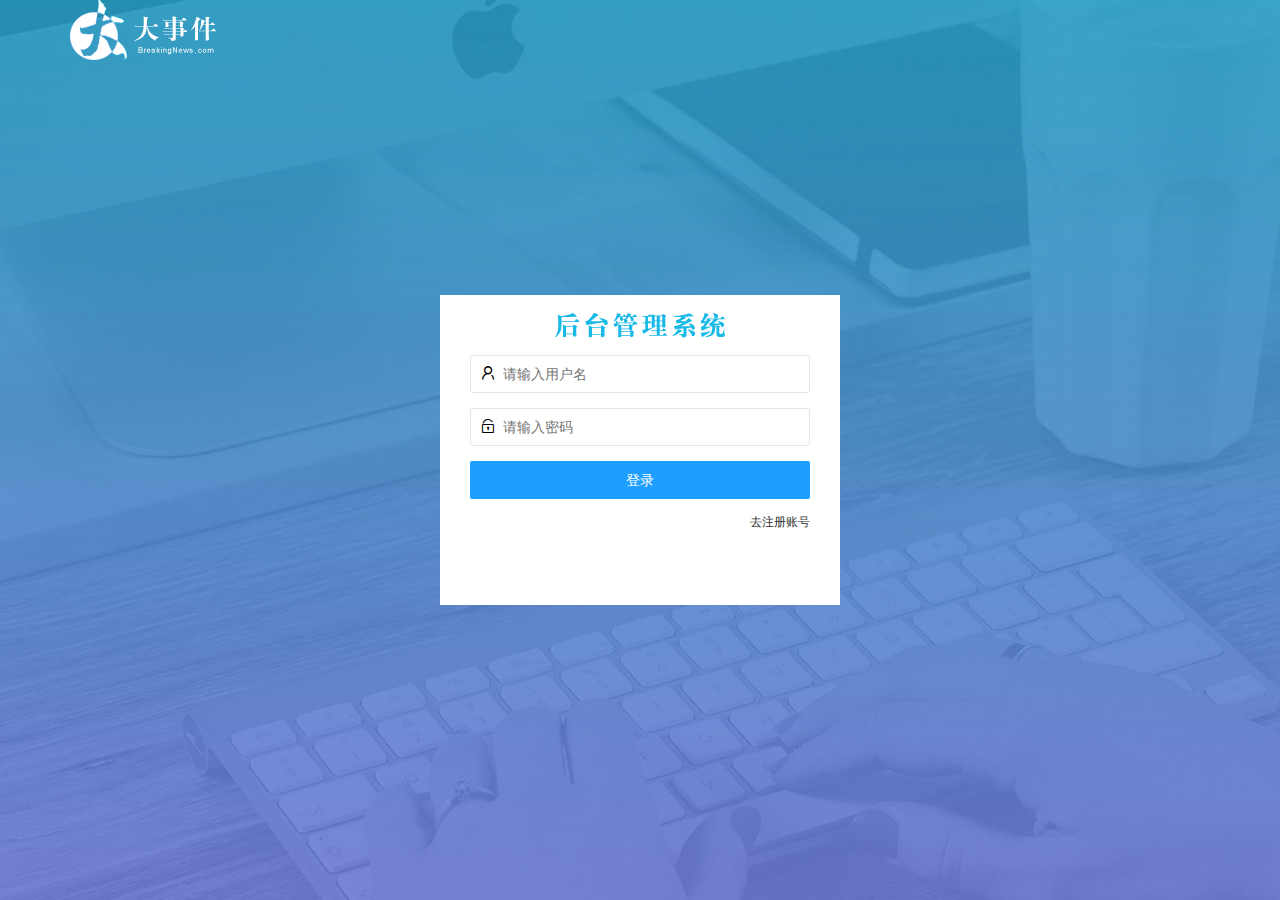
<file: login.html>
<!DOCTYPE html>
<html lang="en">

<head>
    <meta charset="UTF-8">
    <meta http-equiv="X-UA-Compatible" content="IE=edge">
    <meta name="viewport" content="width=device-width, initial-scale=1.0">
    <title>大事件-登录注册</title>
    <!-- 导入Layui样式 -->
    <link rel="stylesheet" href="./assets/lib/layui/css/layui.css">
    <link rel="stylesheet" href="./assets/css/login.css">

</head>

<body>
    <!-- 头部的logo -->
    <div class="layui-main">
        <img src="./assets/images/logo.png" alt="">
    </div>

    <!-- 登录注册区域 -->
    <div class="loginAndRegBox">
        <div class="title-box"></div>
        <!-- 登录的div -->
        <div class="login-box">
            <!-- 登录的表单 -->
            <form class="layui-form" id="form_login">
                <!-- 用户名 -->
                <div class="layui-form-item">
                    <i class="layui-icon layui-icon-username"></i>
                    <input type="text" name="username" required lay-verify="required" placeholder="请输入用户名" autocomplete="off" class="layui-input">
                </div>
                <!-- 密码 -->
                <div class="layui-form-item">
                    <i class="layui-icon layui-icon-password"></i>
                    <input type="password" name="password" required lay-verify="required|pwd" placeholder="请输入密码" autocomplete="off" class="layui-input">
                </div>
                <!-- 登录按钮 -->
                <div class="layui-form-item">
                    <!-- 表单提交按钮和普通按钮的区别，就是lay-submit属性 -->
                    <button class="layui-btn layui-btn-fluid layui-btn-normal" lay-submit>登录</button>
                </div>
                <div class="layui-form-item links">
                    <a href="javascript:;" id="link_reg">去注册账号</a>
                </div>
            </form>

        </div>
        <!-- 注册的div -->
        <div class="reg-box">
            <!-- 注册的表单 -->
            <form class="layui-form" id="form_reg">
                <!-- 用户名 -->
                <div class="layui-form-item">
                    <i class="layui-icon layui-icon-username"></i>
                    <input type="text" name="username" required lay-verify="required" placeholder="请输入用户名" autocomplete="off" class="layui-input">
                </div>
                <!-- 密码 -->
                <div class="layui-form-item">
                    <i class="layui-icon layui-icon-password"></i>
                    <input type="password" name="password" required lay-verify="required|pwd" placeholder="请输入密码" autocomplete="off" class="layui-input">
                </div>
                <!-- 密码确认框 -->
                <div class="layui-form-item">
                    <i class="layui-icon layui-icon-password"></i>
                    <input type="password" name="repassword" required lay-verify="required|pwd|rewpd" placeholder="再次确认密码" autocomplete="off" class="layui-input">
                </div>
                <!-- 注册按钮 -->
                <div class="layui-form-item">
                    <!-- 表单提交按钮和普通按钮的区别，就是lay-submit属性 -->
                    <button class="layui-btn layui-btn-fluid layui-btn-normal" lay-submit>注册</button>
                </div>
                <div class="layui-form-item links">
                    <a href="javascript:;" id="link_login">去登录</a>
                </div>
            </form>
        </div>
    </div>
    <!-- 导入Layui的JS文件 -->
    <script src="./assets/lib/layui/layui.all.js"></script>
    <!-- 导入JQuery -->
    <script src="./assets/lib/jquery.js"></script>
    <!-- 导入自己封装的baseAPI.js -->
    <script src="/assets/js/baseAPI.js"></script>
    <!-- 导入自己的js脚本 -->
    <script src="./assets/js/login.js"></script>
</body>

</html>
</file>
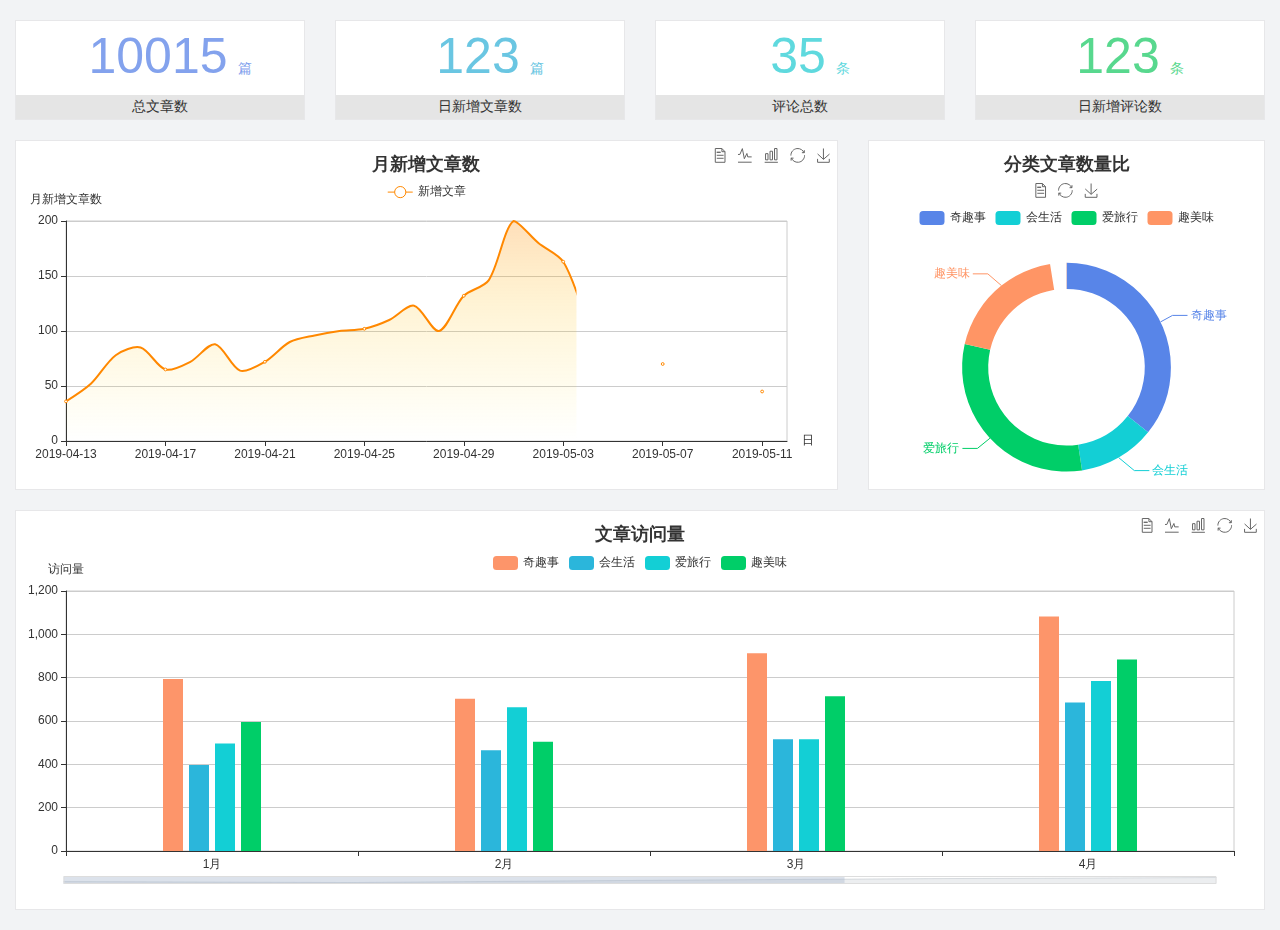
<file: home/dashboard.html>
<!DOCTYPE html>
<html lang="en">

<head>
  <meta charset="UTF-8">
  <meta name="viewport" content="width=device-width, initial-scale=1.0">
  <meta http-equiv="X-UA-Compatible" content="ie=edge">
  <title>图表统计</title>
  <link rel="stylesheet" href="../../assets/lib/bootstrap.css" />
  <link rel="stylesheet" href="../../assets/lib/main.css" />
  <script src="../../assets/lib/jquery.js"></script>
  <script type="text/javascript" src="../../assets/lib/echarts.min.js"></script>
</head>

<body>
  <div class="container-fluid">
    <div class="row spannel_list">
      <div class="col-sm-3 col-xs-6">
        <div class="spannel">
          <em>10015</em><span>篇</span>
          <b>总文章数</b>
        </div>
      </div>
      <div class="col-sm-3 col-xs-6">
        <div class="spannel scolor01">
          <em>123</em><span>篇</span>
          <b>日新增文章数</b>
        </div>
      </div>
      <div class="col-sm-3 col-xs-6">
        <div class="spannel scolor02">
          <em>35</em><span>条</span>
          <b>评论总数</b>
        </div>
      </div>
      <div class="col-sm-3 col-xs-6">
        <div class="spannel scolor03">
          <em>123</em><span>条</span>
          <b>日新增评论数</b>
        </div>
      </div>
    </div>
  </div>

  <div class="container-fluid">
    <div class="row curve-pie">
      <div class="col-lg-8 col-md-8">
        <div class="gragh_pannel" id="curve_show"></div>
      </div>
      <div class="col-lg-4 col-md-4">
        <div class="gragh_pannel" id="pie_show"></div>
      </div>
    </div>
  </div>

  <div class="container-fluid">
    <div class="column_pannel" id="column_show"></div>
  </div>

  <script>
    var oChart = echarts.init(document.getElementById('curve_show'));
    var aList_all = [
      { 'count': 36, 'date': '2019-04-13' },
      { 'count': 52, 'date': '2019-04-14' },
      { 'count': 78, 'date': '2019-04-15' },
      { 'count': 85, 'date': '2019-04-16' },
      { 'count': 65, 'date': '2019-04-17' },
      { 'count': 72, 'date': '2019-04-18' },
      { 'count': 88, 'date': '2019-04-19' },
      { 'count': 64, 'date': '2019-04-20' },
      { 'count': 72, 'date': '2019-04-21' },
      { 'count': 90, 'date': '2019-04-22' },
      { 'count': 96, 'date': '2019-04-23' },
      { 'count': 100, 'date': '2019-04-24' },
      { 'count': 102, 'date': '2019-04-25' },
      { 'count': 110, 'date': '2019-04-26' },
      { 'count': 123, 'date': '2019-04-27' },
      { 'count': 100, 'date': '2019-04-28' },
      { 'count': 132, 'date': '2019-04-29' },
      { 'count': 146, 'date': '2019-04-30' },
      { 'count': 200, 'date': '2019-05-01' },
      { 'count': 180, 'date': '2019-05-02' },
      { 'count': 163, 'date': '2019-05-03' },
      { 'count': 110, 'date': '2019-05-04' },
      { 'count': 80, 'date': '2019-05-05' },
      { 'count': 82, 'date': '2019-05-06' },
      { 'count': 70, 'date': '2019-05-07' },
      { 'count': 65, 'date': '2019-05-08' },
      { 'count': 54, 'date': '2019-05-09' },
      { 'count': 40, 'date': '2019-05-10' },
      { 'count': 45, 'date': '2019-05-11' },
      { 'count': 38, 'date': '2019-05-12' },
    ];

    let aCount = [];
    let aDate = [];

    for (var i = 0; i < aList_all.length; i++) {
      aCount.push(aList_all[i].count);
      aDate.push(aList_all[i].date);
    }

    var chartopt = {
      title: {
        text: '月新增文章数',
        left: 'center',
        top: '10'
      },
      tooltip: {
        trigger: 'axis'
      },
      legend: {
        data: ['新增文章'],
        top: '40'
      },
      toolbox: {
        show: true,
        feature: {
          mark: { show: true },
          dataView: { show: true, readOnly: false },
          magicType: { show: true, type: ['line', 'bar'] },
          restore: { show: true },
          saveAsImage: { show: true }
        }
      },
      calculable: true,
      xAxis: [
        {
          name: '日',
          type: 'category',
          boundaryGap: false,
          data: aDate
        }
      ],
      yAxis: [
        {
          name: '月新增文章数',
          type: 'value'
        }
      ],
      series: [
        {
          name: '新增文章',
          type: 'line',
          smooth: true,
          itemStyle: { normal: { areaStyle: { type: 'default' }, color: '#f80' }, lineStyle: { color: '#f80' } },
          data: aCount
        }],
      areaStyle: {
        normal: {
          color: new echarts.graphic.LinearGradient(0, 0, 0, 1, [{
            offset: 0,
            color: 'rgba(255,136,0,0.39)'
          }, {
            offset: .34,
            color: 'rgba(255,180,0,0.25)'
          }, {
            offset: 1,
            color: 'rgba(255,222,0,0.00)'
          }])

        }
      },
      grid: {
        show: true,
        x: 50,
        x2: 50,
        y: 80,
        height: 220
      }
    };

    oChart.setOption(chartopt);


    var oPie = echarts.init(document.getElementById('pie_show'));
    var oPieopt =
    {
      title: {
        top: 10,
        text: '分类文章数量比',
        x: 'center'
      },
      tooltip: {
        trigger: 'item',
        formatter: "{a} <br/>{b} : {c} ({d}%)"
      },
      color: ['#5885e8', '#13cfd5', '#00ce68', '#ff9565'],
      legend: {
        x: 'center',
        top: 65,
        data: ['奇趣事', '会生活', '爱旅行', '趣美味']
      },
      toolbox: {
        show: true,
        x: 'center',
        top: 35,
        feature: {
          mark: { show: true },
          dataView: { show: true, readOnly: false },
          magicType: {
            show: true,
            type: ['pie', 'funnel'],
            option: {
              funnel: {
                x: '25%',
                width: '50%',
                funnelAlign: 'left',
                max: 1548
              }
            }
          },
          restore: { show: true },
          saveAsImage: { show: true }
        }
      },
      calculable: true,
      series: [
        {
          name: '访问来源',
          type: 'pie',
          radius: ['45%', '60%'],
          center: ['50%', '65%'],
          data: [
            { value: 300, name: '奇趣事' },
            { value: 100, name: '会生活' },
            { value: 260, name: '爱旅行' },
            { value: 180, name: '趣美味' }
          ]
        }
      ]
    };
    oPie.setOption(oPieopt);



    var oColumn = this.echarts.init(document.getElementById('column_show'));
    var oColumnopt =
    {
      title: {
        text: '文章访问量',
        left: 'center',
        top: '10'
      },
      tooltip: {
        trigger: 'axis'
      },
      legend: {
        data: ['奇趣事', '会生活', '爱旅行', '趣美味'],
        top: '40'
      },
      toolbox: {
        show: true,
        feature: {
          mark: { show: true },
          dataView: { show: true, readOnly: false },
          magicType: { show: true, type: ['line', 'bar'] },
          restore: { show: true },
          saveAsImage: { show: true }
        }
      },
      calculable: true,
      xAxis: [
        {
          type: 'category',
          data: ['1月', '2月', '3月', '4月', '5月']
        }
      ],
      yAxis: [
        {
          name: '访问量',
          type: 'value'
        }
      ],
      series: [
        {
          name: '奇趣事',
          type: 'bar',
          barWidth: 20,
          itemStyle: {
            normal: { areaStyle: { type: 'default' }, color: '#fd956a' }
          },
          data: [800, 708, 920, 1090, 1200]
        },
        {
          name: '会生活',
          type: 'bar',
          barWidth: 20,
          itemStyle: {
            normal: { areaStyle: { type: 'default' }, color: '#2bb6db' }
          },
          data: [400, 468, 520, 690, 800]
        },
        {
          name: '爱旅行',
          type: 'bar',
          barWidth: 20,
          itemStyle: {
            normal: { areaStyle: { type: 'default' }, color: '#13cfd5' }
          },
          data: [500, 668, 520, 790, 900]
        },
        {
          name: '趣美味',
          type: 'bar',
          barWidth: 20,
          itemStyle: {
            normal: { areaStyle: { type: 'default' }, color: '#00ce68' }
          },
          data: [600, 508, 720, 890, 1000]
        }
      ],
      grid: {
        show: true,
        x: 50,
        x2: 30,
        y: 80,
        height: 260
      },
      dataZoom: [//给x轴设置滚动条
        {
          start: 0,//默认为0
          end: 100 - 1000 / 31,//默认为100
          type: 'slider',
          show: true,
          xAxisIndex: [0],
          handleSize: 0,//滑动条的 左右2个滑动条的大小
          height: 8,//组件高度
          left: 45, //左边的距离
          right: 50,//右边的距离
          bottom: 26,//右边的距离
          handleColor: '#ddd',//h滑动图标的颜色
          handleStyle: {
            borderColor: "#cacaca",
            borderWidth: "1",
            shadowBlur: 2,
            background: "#ddd",
            shadowColor: "#ddd",
          }
        }]
    };
    oColumn.setOption(oColumnopt);
  </script>
</body>

</html>
</file>
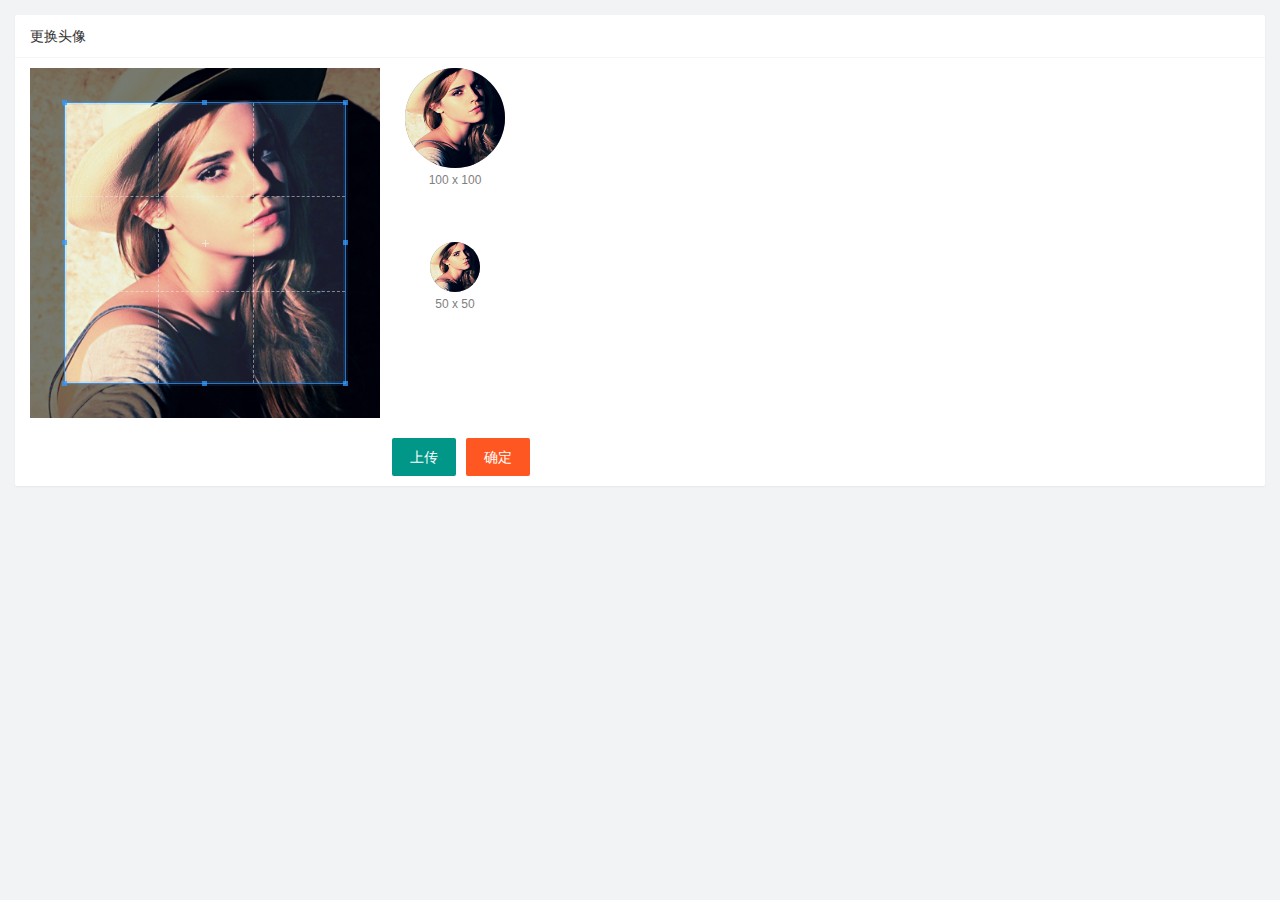
<file: user/user_avatar.html>
<!DOCTYPE html>
<html lang="en">

<head>
    <meta charset="UTF-8">
    <meta http-equiv="X-UA-Compatible" content="IE=edge">
    <meta name="viewport" content="width=device-width, initial-scale=1.0">
    <title>Document</title>
    <link rel="stylesheet" href="/assets/lib/layui/css/layui.css">
    <link rel="stylesheet" href="/assets/lib/cropper/cropper.css">
    <link rel="stylesheet" href="/assets/css/user/user_avatar.css">

</head>

<body>
    <!-- 卡片区域 -->
    <div class="layui-card">
        <div class="layui-card-header">更换头像</div>
        <div class="layui-card-body">
            <!-- 第一行的图片裁剪和预览区域 -->
            <div class="row1">
                <!-- 图片裁剪区域 -->
                <div class="cropper-box">
                    <!-- 这个 img 标签很重要，将来会把它初始化为裁剪区域 -->
                    <img id="image" src="/assets/images/sample.jpg" />
                </div>
                <!-- 图片的预览区域 -->
                <div class="preview-box">
                    <div>
                        <!-- 宽高为 100px 的预览区域 -->
                        <div class="img-preview w100"></div>
                        <p class="size">100 x 100</p>
                    </div>
                    <div>
                        <!-- 宽高为 50px 的预览区域 -->
                        <div class="img-preview w50"></div>
                        <p class="size">50 x 50</p>
                    </div>
                </div>
            </div>

            <!-- 第二行的按钮区域 -->
            <div class="row2">
                <!-- 通过accept指定用户选择什么类型的文件 -->
                <input type="file" id="file" accept="image/png,image/jpeg">
                <button type="button" class="layui-btn" id="btnChooseImage">上传</button>
                <button type="button" class="layui-btn layui-btn-danger" id="btnUpload">确定</button>
            </div>
        </div>
    </div>
    <script src="/assets/lib/layui/layui.all.js"></script>
    <script src="/assets/lib/jquery.js"></script>
    <script src="/assets/lib/cropper/Cropper.js"></script>
    <script src="/assets/lib/cropper/jquery-cropper.js"></script>
    <script src="/assets/js/baseAPI.js"></script>
    <script src="/assets/js/user/user_avatar.js"></script>
</body>

</html>
</file>
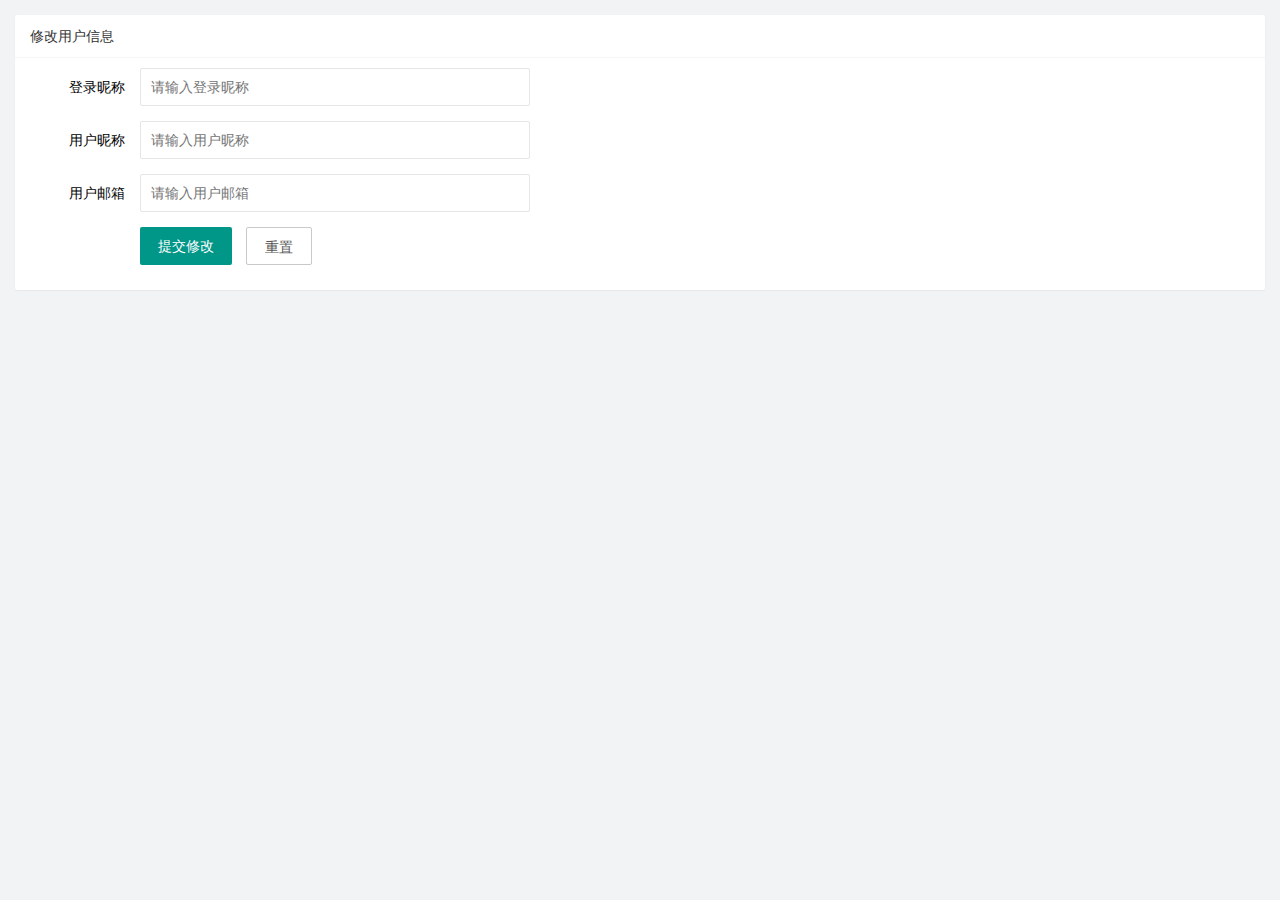
<file: user/user_info.html>
<!DOCTYPE html>
<html lang="en">

<head>
    <meta charset="UTF-8">
    <meta http-equiv="X-UA-Compatible" content="IE=edge">
    <meta name="viewport" content="width=device-width, initial-scale=1.0">
    <title>Document</title>
    <!-- 导入layui的css样式 -->
    <link rel="stylesheet" href="/assets/lib/layui/css/layui.css">
    <link rel="stylesheet" href="/assets/css/user/user_info.css">
</head>

<body>
    <!-- 卡片区 -->
    <div class="layui-card">
        <div class="layui-card-header">修改用户信息</div>
        <div class="layui-card-body">
            <!-- form表单区 -->
            <form class="layui-form" lay-filter="formUserInfo">
                <!-- 这是隐藏域 -->
                <input type="hidden" name="id" value="">
                <div class="layui-form-item">
                    <label class="layui-form-label">登录昵称</label>
                    <div class="layui-input-block">
                        <input type="text" name="username" required lay-verify="required" placeholder="请输入登录昵称" autocomplete="off" class="layui-input" readonly>
                    </div>
                </div>
                <div class="layui-form-item">
                    <label class="layui-form-label">用户昵称</label>
                    <div class="layui-input-block">
                        <input type="text" name="nickname" required lay-verify="required|nickname" placeholder="请输入用户昵称" autocomplete="off" class="layui-input">
                    </div>
                </div>
                <div class="layui-form-item">
                    <label class="layui-form-label">用户邮箱</label>
                    <div class="layui-input-block">
                        <input type="text" name="email" required lay-verify="required|email" placeholder="请输入用户邮箱" autocomplete="off" class="layui-input">
                    </div>
                </div>
                <div class="layui-form-item">
                    <div class="layui-input-block">
                        <button class="layui-btn" lay-submit lay-filter="formDemo">提交修改</button>
                        <button type="reset" class="layui-btn layui-btn-primary" id="btnReset">重置</button>
                    </div>
                </div>
            </form>
        </div>
    </div>
    <!-- 导入layui的js -->
    <script src="/assets/lib/layui/layui.all.js"></script>
    <!-- 导入jQuery -->
    <script src="/assets/lib/jquery.js"></script>
    <!-- 导入baseAPI -->
    <script src="/assets/js/baseAPI.js"></script>
    <!-- 导入自己的js -->
    <script src="/assets/js/user/user_info.js"></script>
</body>

</html>
</file>
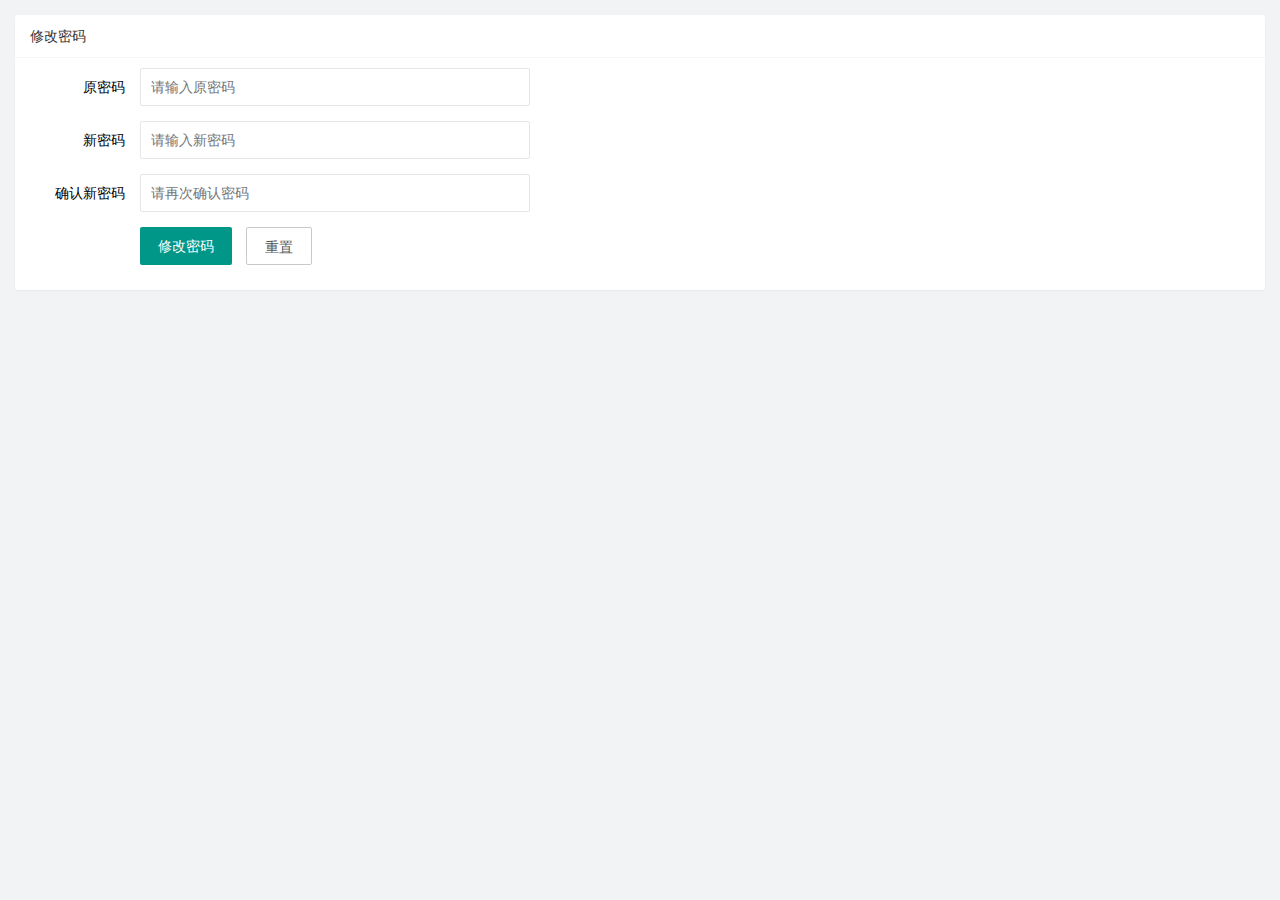
<file: user/user_pwd.html>
<!DOCTYPE html>
<html lang="en">

<head>
    <meta charset="UTF-8">
    <meta http-equiv="X-UA-Compatible" content="IE=edge">
    <meta name="viewport" content="width=device-width, initial-scale=1.0">
    <title>Document</title>
    <link rel="stylesheet" href="/assets/lib/layui/css/layui.css">
    <link rel="stylesheet" href="/assets/css/user/user_pwd.css">
</head>

<body>
    <!-- 卡片区域 -->
    <div class="layui-card">
        <div class="layui-card-header">修改密码</div>
        <div class="layui-card-body">
            <form class="layui-form">
                <div class="layui-form-item">
                    <label class="layui-form-label">原密码</label>
                    <div class="layui-input-block">
                        <input type="password" name="oldPwd" required lay-verify="required|pwd" placeholder="请输入原密码" autocomplete="off" class="layui-input">
                    </div>
                </div>
                <div class="layui-form-item">
                    <label class="layui-form-label">新密码</label>
                    <div class="layui-input-block">
                        <input type="password" name="newPwd" required lay-verify="required|pwd|samePwd" placeholder="请输入新密码" autocomplete="off" class="layui-input">
                    </div>
                </div>
                <div class="layui-form-item">
                    <label class="layui-form-label">确认新密码</label>
                    <div class="layui-input-block">
                        <input type="password" name="rePwd" required lay-verify="required|pwd|rePwd" placeholder="请再次确认密码" autocomplete="off" class="layui-input">
                    </div>
                </div>
                <div class="layui-form-item">
                    <div class="layui-input-block">
                        <button class="layui-btn" lay-submit lay-filter="formDemo">修改密码</button>
                        <button type="reset" class="layui-btn layui-btn-primary">重置</button>
                    </div>
                </div>
            </form>
        </div>
    </div>


    <!-- 导入layui的js文件 -->
    <script src="/assets/lib/layui/layui.all.js"></script>
    <!-- 导入JQuery -->
    <script src="/assets/lib/jquery.js"></script>
    <!-- 导入baseAPI -->
    <script src="/assets/js/baseAPI.js"></script>
    <script src="/assets/js/user/user_pwd.js"></script>
</body>

</html>
</file>
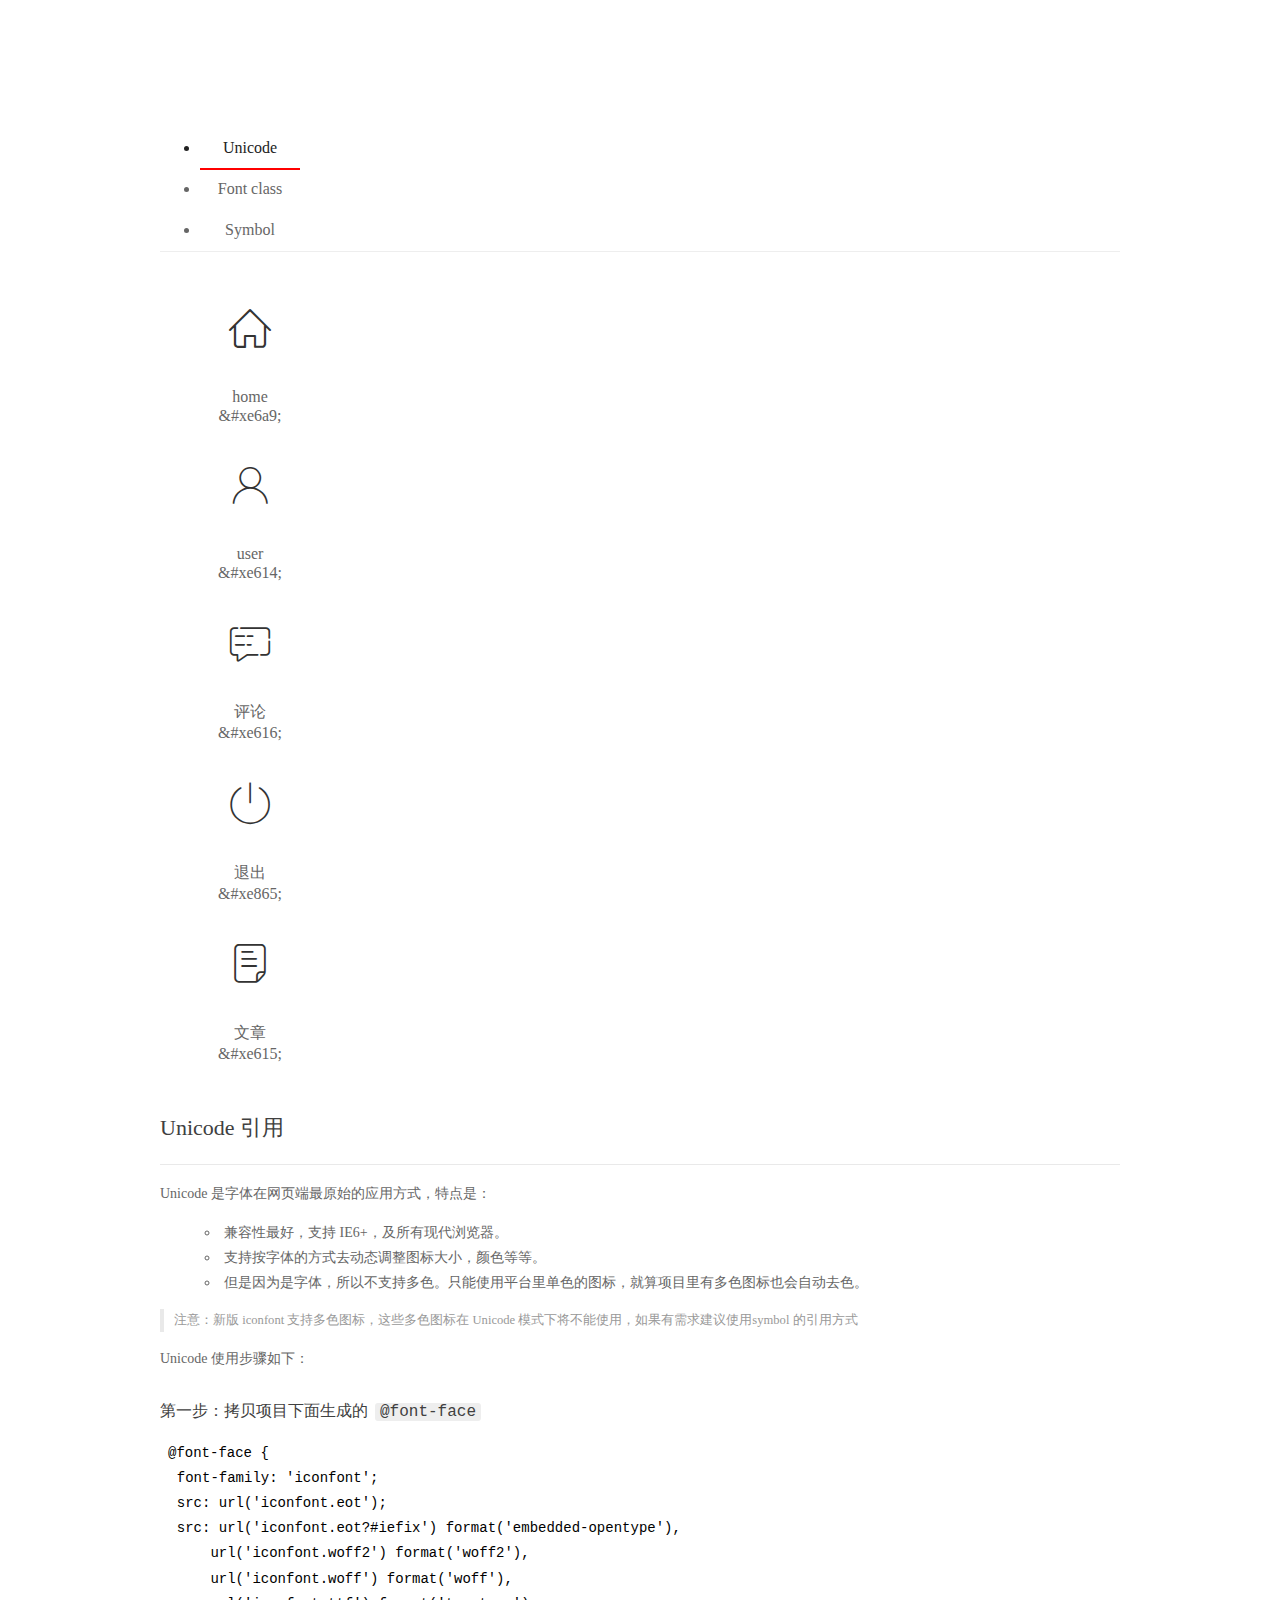
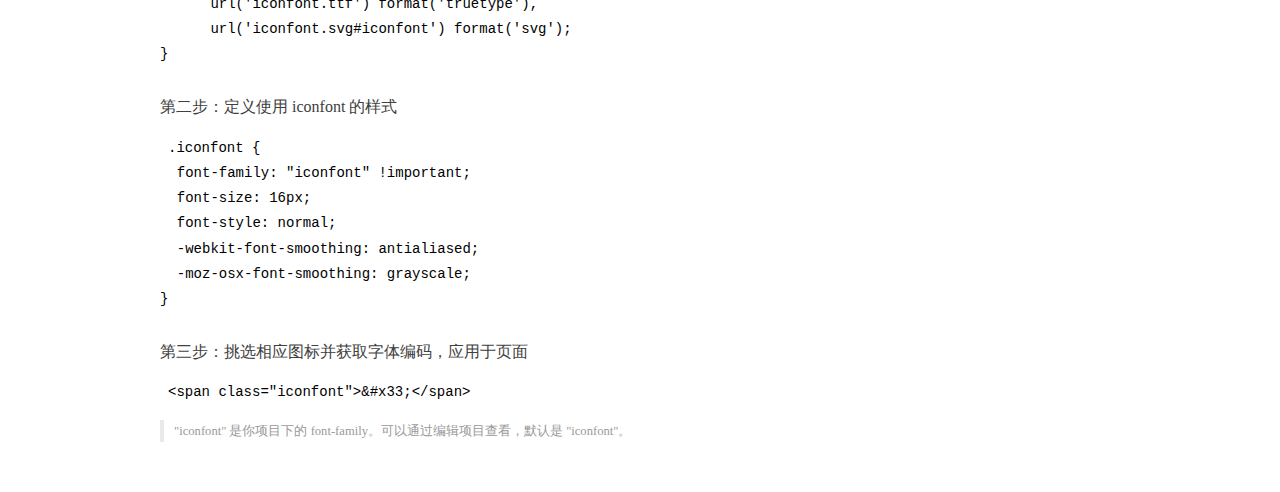
<file: assets/fonts/demo_index.html>
<!DOCTYPE html>
<html>
<head>
  <meta charset="utf-8"/>
  <title>IconFont Demo</title>
  <link rel="shortcut icon" href="https://gtms04.alicdn.com/tps/i4/TB1_oz6GVXXXXaFXpXXJDFnIXXX-64-64.ico" type="image/x-icon"/>
  <link rel="stylesheet" href="https://g.alicdn.com/thx/cube/1.3.2/cube.min.css">
  <link rel="stylesheet" href="demo.css">
  <link rel="stylesheet" href="iconfont.css">
  <script src="iconfont.js"></script>
  <!-- jQuery -->
  <script src="https://a1.alicdn.com/oss/uploads/2018/12/26/7bfddb60-08e8-11e9-9b04-53e73bb6408b.js"></script>
  <!-- 代码高亮 -->
  <script src="https://a1.alicdn.com/oss/uploads/2018/12/26/a3f714d0-08e6-11e9-8a15-ebf944d7534c.js"></script>
</head>
<body>
  <div class="main">
    <h1 class="logo"><a href="https://www.iconfont.cn/" title="iconfont 首页" target="_blank">&#xe86b;</a></h1>
    <div class="nav-tabs">
      <ul id="tabs" class="dib-box">
        <li class="dib active"><span>Unicode</span></li>
        <li class="dib"><span>Font class</span></li>
        <li class="dib"><span>Symbol</span></li>
      </ul>
      
    </div>
    <div class="tab-container">
      <div class="content unicode" style="display: block;">
          <ul class="icon_lists dib-box">
          
            <li class="dib">
              <span class="icon iconfont">&#xe6a9;</span>
                <div class="name">home</div>
                <div class="code-name">&amp;#xe6a9;</div>
              </li>
          
            <li class="dib">
              <span class="icon iconfont">&#xe614;</span>
                <div class="name">user</div>
                <div class="code-name">&amp;#xe614;</div>
              </li>
          
            <li class="dib">
              <span class="icon iconfont">&#xe616;</span>
                <div class="name">评论</div>
                <div class="code-name">&amp;#xe616;</div>
              </li>
          
            <li class="dib">
              <span class="icon iconfont">&#xe865;</span>
                <div class="name">退出</div>
                <div class="code-name">&amp;#xe865;</div>
              </li>
          
            <li class="dib">
              <span class="icon iconfont">&#xe615;</span>
                <div class="name">文章</div>
                <div class="code-name">&amp;#xe615;</div>
              </li>
          
          </ul>
          <div class="article markdown">
          <h2 id="unicode-">Unicode 引用</h2>
          <hr>

          <p>Unicode 是字体在网页端最原始的应用方式，特点是：</p>
          <ul>
            <li>兼容性最好，支持 IE6+，及所有现代浏览器。</li>
            <li>支持按字体的方式去动态调整图标大小，颜色等等。</li>
            <li>但是因为是字体，所以不支持多色。只能使用平台里单色的图标，就算项目里有多色图标也会自动去色。</li>
          </ul>
          <blockquote>
            <p>注意：新版 iconfont 支持多色图标，这些多色图标在 Unicode 模式下将不能使用，如果有需求建议使用symbol 的引用方式</p>
          </blockquote>
          <p>Unicode 使用步骤如下：</p>
          <h3 id="-font-face">第一步：拷贝项目下面生成的 <code>@font-face</code></h3>
<pre><code class="language-css"
>@font-face {
  font-family: 'iconfont';
  src: url('iconfont.eot');
  src: url('iconfont.eot?#iefix') format('embedded-opentype'),
      url('iconfont.woff2') format('woff2'),
      url('iconfont.woff') format('woff'),
      url('iconfont.ttf') format('truetype'),
      url('iconfont.svg#iconfont') format('svg');
}
</code></pre>
          <h3 id="-iconfont-">第二步：定义使用 iconfont 的样式</h3>
<pre><code class="language-css"
>.iconfont {
  font-family: "iconfont" !important;
  font-size: 16px;
  font-style: normal;
  -webkit-font-smoothing: antialiased;
  -moz-osx-font-smoothing: grayscale;
}
</code></pre>
          <h3 id="-">第三步：挑选相应图标并获取字体编码，应用于页面</h3>
<pre>
<code class="language-html"
>&lt;span class="iconfont"&gt;&amp;#x33;&lt;/span&gt;
</code></pre>
          <blockquote>
            <p>"iconfont" 是你项目下的 font-family。可以通过编辑项目查看，默认是 "iconfont"。</p>
          </blockquote>
          </div>
      </div>
      <div class="content font-class">
        <ul class="icon_lists dib-box">
          
          <li class="dib">
            <span class="icon iconfont icon-home"></span>
            <div class="name">
              home
            </div>
            <div class="code-name">.icon-home
            </div>
          </li>
          
          <li class="dib">
            <span class="icon iconfont icon-user"></span>
            <div class="name">
              user
            </div>
            <div class="code-name">.icon-user
            </div>
          </li>
          
          <li class="dib">
            <span class="icon iconfont icon-pinglun"></span>
            <div class="name">
              评论
            </div>
            <div class="code-name">.icon-pinglun
            </div>
          </li>
          
          <li class="dib">
            <span class="icon iconfont icon-tuichu"></span>
            <div class="name">
              退出
            </div>
            <div class="code-name">.icon-tuichu
            </div>
          </li>
          
          <li class="dib">
            <span class="icon iconfont icon-16"></span>
            <div class="name">
              文章
            </div>
            <div class="code-name">.icon-16
            </div>
          </li>
          
        </ul>
        <div class="article markdown">
        <h2 id="font-class-">font-class 引用</h2>
        <hr>

        <p>font-class 是 Unicode 使用方式的一种变种，主要是解决 Unicode 书写不直观，语意不明确的问题。</p>
        <p>与 Unicode 使用方式相比，具有如下特点：</p>
        <ul>
          <li>兼容性良好，支持 IE8+，及所有现代浏览器。</li>
          <li>相比于 Unicode 语意明确，书写更直观。可以很容易分辨这个 icon 是什么。</li>
          <li>因为使用 class 来定义图标，所以当要替换图标时，只需要修改 class 里面的 Unicode 引用。</li>
          <li>不过因为本质上还是使用的字体，所以多色图标还是不支持的。</li>
        </ul>
        <p>使用步骤如下：</p>
        <h3 id="-fontclass-">第一步：引入项目下面生成的 fontclass 代码：</h3>
<pre><code class="language-html">&lt;link rel="stylesheet" href="./iconfont.css"&gt;
</code></pre>
        <h3 id="-">第二步：挑选相应图标并获取类名，应用于页面：</h3>
<pre><code class="language-html">&lt;span class="iconfont icon-xxx"&gt;&lt;/span&gt;
</code></pre>
        <blockquote>
          <p>"
            iconfont" 是你项目下的 font-family。可以通过编辑项目查看，默认是 "iconfont"。</p>
        </blockquote>
      </div>
      </div>
      <div class="content symbol">
          <ul class="icon_lists dib-box">
          
            <li class="dib">
                <svg class="icon svg-icon" aria-hidden="true">
                  <use xlink:href="#icon-home"></use>
                </svg>
                <div class="name">home</div>
                <div class="code-name">#icon-home</div>
            </li>
          
            <li class="dib">
                <svg class="icon svg-icon" aria-hidden="true">
                  <use xlink:href="#icon-user"></use>
                </svg>
                <div class="name">user</div>
                <div class="code-name">#icon-user</div>
            </li>
          
            <li class="dib">
                <svg class="icon svg-icon" aria-hidden="true">
                  <use xlink:href="#icon-pinglun"></use>
                </svg>
                <div class="name">评论</div>
                <div class="code-name">#icon-pinglun</div>
            </li>
          
            <li class="dib">
                <svg class="icon svg-icon" aria-hidden="true">
                  <use xlink:href="#icon-tuichu"></use>
                </svg>
                <div class="name">退出</div>
                <div class="code-name">#icon-tuichu</div>
            </li>
          
            <li class="dib">
                <svg class="icon svg-icon" aria-hidden="true">
                  <use xlink:href="#icon-16"></use>
                </svg>
                <div class="name">文章</div>
                <div class="code-name">#icon-16</div>
            </li>
          
          </ul>
          <div class="article markdown">
          <h2 id="symbol-">Symbol 引用</h2>
          <hr>

          <p>这是一种全新的使用方式，应该说这才是未来的主流，也是平台目前推荐的用法。相关介绍可以参考这篇<a href="">文章</a>
            这种用法其实是做了一个 SVG 的集合，与另外两种相比具有如下特点：</p>
          <ul>
            <li>支持多色图标了，不再受单色限制。</li>
            <li>通过一些技巧，支持像字体那样，通过 <code>font-size</code>, <code>color</code> 来调整样式。</li>
            <li>兼容性较差，支持 IE9+，及现代浏览器。</li>
            <li>浏览器渲染 SVG 的性能一般，还不如 png。</li>
          </ul>
          <p>使用步骤如下：</p>
          <h3 id="-symbol-">第一步：引入项目下面生成的 symbol 代码：</h3>
<pre><code class="language-html">&lt;script src="./iconfont.js"&gt;&lt;/script&gt;
</code></pre>
          <h3 id="-css-">第二步：加入通用 CSS 代码（引入一次就行）：</h3>
<pre><code class="language-html">&lt;style&gt;
.icon {
  width: 1em;
  height: 1em;
  vertical-align: -0.15em;
  fill: currentColor;
  overflow: hidden;
}
&lt;/style&gt;
</code></pre>
          <h3 id="-">第三步：挑选相应图标并获取类名，应用于页面：</h3>
<pre><code class="language-html">&lt;svg class="icon" aria-hidden="true"&gt;
  &lt;use xlink:href="#icon-xxx"&gt;&lt;/use&gt;
&lt;/svg&gt;
</code></pre>
          </div>
      </div>

    </div>
  </div>
  <script>
  $(document).ready(function () {
      $('.tab-container .content:first').show()

      $('#tabs li').click(function (e) {
        var tabContent = $('.tab-container .content')
        var index = $(this).index()

        if ($(this).hasClass('active')) {
          return
        } else {
          $('#tabs li').removeClass('active')
          $(this).addClass('active')

          tabContent.hide().eq(index).fadeIn()
        }
      })
    })
  </script>
</body>
</html>
</file>
<file: assets/lib/layui/css/layui.css>
/** layui-v2.5.5 MIT License By https://www.layui.com */
 .layui-inline,img{display:inline-block;vertical-align:middle}h1,h2,h3,h4,h5,h6{font-weight:400}.layui-edge,.layui-header,.layui-inline,.layui-main{position:relative}.layui-body,.layui-edge,.layui-elip{overflow:hidden}.layui-btn,.layui-edge,.layui-inline,img{vertical-align:middle}.layui-btn,.layui-disabled,.layui-icon,.layui-unselect{-moz-user-select:none;-webkit-user-select:none;-ms-user-select:none}.layui-elip,.layui-form-checkbox span,.layui-form-pane .layui-form-label{text-overflow:ellipsis;white-space:nowrap}.layui-breadcrumb,.layui-tree-btnGroup{visibility:hidden}blockquote,body,button,dd,div,dl,dt,form,h1,h2,h3,h4,h5,h6,input,li,ol,p,pre,td,textarea,th,ul{margin:0;padding:0;-webkit-tap-highlight-color:rgba(0,0,0,0)}a:active,a:hover{outline:0}img{border:none}li{list-style:none}table{border-collapse:collapse;border-spacing:0}h4,h5,h6{font-size:100%}button,input,optgroup,option,select,textarea{font-family:inherit;font-size:inherit;font-style:inherit;font-weight:inherit;outline:0}pre{white-space:pre-wrap;white-space:-moz-pre-wrap;white-space:-pre-wrap;white-space:-o-pre-wrap;word-wrap:break-word}body{line-height:24px;font:14px Helvetica Neue,Helvetica,PingFang SC,Tahoma,Arial,sans-serif}hr{height:1px;margin:10px 0;border:0;clear:both}a{color:#333;text-decoration:none}a:hover{color:#777}a cite{font-style:normal;*cursor:pointer}.layui-border-box,.layui-border-box *{box-sizing:border-box}.layui-box,.layui-box *{box-sizing:content-box}.layui-clear{clear:both;*zoom:1}.layui-clear:after{content:'\20';clear:both;*zoom:1;display:block;height:0}.layui-inline{*display:inline;*zoom:1}.layui-edge{display:inline-block;width:0;height:0;border-width:6px;border-style:dashed;border-color:transparent}.layui-edge-top{top:-4px;border-bottom-color:#999;border-bottom-style:solid}.layui-edge-right{border-left-color:#999;border-left-style:solid}.layui-edge-bottom{top:2px;border-top-color:#999;border-top-style:solid}.layui-edge-left{border-right-color:#999;border-right-style:solid}.layui-disabled,.layui-disabled:hover{color:#d2d2d2!important;cursor:not-allowed!important}.layui-circle{border-radius:100%}.layui-show{display:block!important}.layui-hide{display:none!important}@font-face{font-family:layui-icon;src:url(../font/iconfont.eot?v=250);src:url(../font/iconfont.eot?v=250#iefix) format('embedded-opentype'),url(../font/iconfont.woff2?v=250) format('woff2'),url(../font/iconfont.woff?v=250) format('woff'),url(../font/iconfont.ttf?v=250) format('truetype'),url(../font/iconfont.svg?v=250#layui-icon) format('svg')}.layui-icon{font-family:layui-icon!important;font-size:16px;font-style:normal;-webkit-font-smoothing:antialiased;-moz-osx-font-smoothing:grayscale}.layui-icon-reply-fill:before{content:"\e611"}.layui-icon-set-fill:before{content:"\e614"}.layui-icon-menu-fill:before{content:"\e60f"}.layui-icon-search:before{content:"\e615"}.layui-icon-share:before{content:"\e641"}.layui-icon-set-sm:before{content:"\e620"}.layui-icon-engine:before{content:"\e628"}.layui-icon-close:before{content:"\1006"}.layui-icon-close-fill:before{content:"\1007"}.layui-icon-chart-screen:before{content:"\e629"}.layui-icon-star:before{content:"\e600"}.layui-icon-circle-dot:before{content:"\e617"}.layui-icon-chat:before{content:"\e606"}.layui-icon-release:before{content:"\e609"}.layui-icon-list:before{content:"\e60a"}.layui-icon-chart:before{content:"\e62c"}.layui-icon-ok-circle:before{content:"\1005"}.layui-icon-layim-theme:before{content:"\e61b"}.layui-icon-table:before{content:"\e62d"}.layui-icon-right:before{content:"\e602"}.layui-icon-left:before{content:"\e603"}.layui-icon-cart-simple:before{content:"\e698"}.layui-icon-face-cry:before{content:"\e69c"}.layui-icon-face-smile:before{content:"\e6af"}.layui-icon-survey:before{content:"\e6b2"}.layui-icon-tree:before{content:"\e62e"}.layui-icon-upload-circle:before{content:"\e62f"}.layui-icon-add-circle:before{content:"\e61f"}.layui-icon-download-circle:before{content:"\e601"}.layui-icon-templeate-1:before{content:"\e630"}.layui-icon-util:before{content:"\e631"}.layui-icon-face-surprised:before{content:"\e664"}.layui-icon-edit:before{content:"\e642"}.layui-icon-speaker:before{content:"\e645"}.layui-icon-down:before{content:"\e61a"}.layui-icon-file:before{content:"\e621"}.layui-icon-layouts:before{content:"\e632"}.layui-icon-rate-half:before{content:"\e6c9"}.layui-icon-add-circle-fine:before{content:"\e608"}.layui-icon-prev-circle:before{content:"\e633"}.layui-icon-read:before{content:"\e705"}.layui-icon-404:before{content:"\e61c"}.layui-icon-carousel:before{content:"\e634"}.layui-icon-help:before{content:"\e607"}.layui-icon-code-circle:before{content:"\e635"}.layui-icon-water:before{content:"\e636"}.layui-icon-username:before{content:"\e66f"}.layui-icon-find-fill:before{content:"\e670"}.layui-icon-about:before{content:"\e60b"}.layui-icon-location:before{content:"\e715"}.layui-icon-up:before{content:"\e619"}.layui-icon-pause:before{content:"\e651"}.layui-icon-date:before{content:"\e637"}.layui-icon-layim-uploadfile:before{content:"\e61d"}.layui-icon-delete:before{content:"\e640"}.layui-icon-play:before{content:"\e652"}.layui-icon-top:before{content:"\e604"}.layui-icon-friends:before{content:"\e612"}.layui-icon-refresh-3:before{content:"\e9aa"}.layui-icon-ok:before{content:"\e605"}.layui-icon-layer:before{content:"\e638"}.layui-icon-face-smile-fine:before{content:"\e60c"}.layui-icon-dollar:before{content:"\e659"}.layui-icon-group:before{content:"\e613"}.layui-icon-layim-download:before{content:"\e61e"}.layui-icon-picture-fine:before{content:"\e60d"}.layui-icon-link:before{content:"\e64c"}.layui-icon-diamond:before{content:"\e735"}.layui-icon-log:before{content:"\e60e"}.layui-icon-rate-solid:before{content:"\e67a"}.layui-icon-fonts-del:before{content:"\e64f"}.layui-icon-unlink:before{content:"\e64d"}.layui-icon-fonts-clear:before{content:"\e639"}.layui-icon-triangle-r:before{content:"\e623"}.layui-icon-circle:before{content:"\e63f"}.layui-icon-radio:before{content:"\e643"}.layui-icon-align-center:before{content:"\e647"}.layui-icon-align-right:before{content:"\e648"}.layui-icon-align-left:before{content:"\e649"}.layui-icon-loading-1:before{content:"\e63e"}.layui-icon-return:before{content:"\e65c"}.layui-icon-fonts-strong:before{content:"\e62b"}.layui-icon-upload:before{content:"\e67c"}.layui-icon-dialogue:before{content:"\e63a"}.layui-icon-video:before{content:"\e6ed"}.layui-icon-headset:before{content:"\e6fc"}.layui-icon-cellphone-fine:before{content:"\e63b"}.layui-icon-add-1:before{content:"\e654"}.layui-icon-face-smile-b:before{content:"\e650"}.layui-icon-fonts-html:before{content:"\e64b"}.layui-icon-form:before{content:"\e63c"}.layui-icon-cart:before{content:"\e657"}.layui-icon-camera-fill:before{content:"\e65d"}.layui-icon-tabs:before{content:"\e62a"}.layui-icon-fonts-code:before{content:"\e64e"}.layui-icon-fire:before{content:"\e756"}.layui-icon-set:before{content:"\e716"}.layui-icon-fonts-u:before{content:"\e646"}.layui-icon-triangle-d:before{content:"\e625"}.layui-icon-tips:before{content:"\e702"}.layui-icon-picture:before{content:"\e64a"}.layui-icon-more-vertical:before{content:"\e671"}.layui-icon-flag:before{content:"\e66c"}.layui-icon-loading:before{content:"\e63d"}.layui-icon-fonts-i:before{content:"\e644"}.layui-icon-refresh-1:before{content:"\e666"}.layui-icon-rmb:before{content:"\e65e"}.layui-icon-home:before{content:"\e68e"}.layui-icon-user:before{content:"\e770"}.layui-icon-notice:before{content:"\e667"}.layui-icon-login-weibo:before{content:"\e675"}.layui-icon-voice:before{content:"\e688"}.layui-icon-upload-drag:before{content:"\e681"}.layui-icon-login-qq:before{content:"\e676"}.layui-icon-snowflake:before{content:"\e6b1"}.layui-icon-file-b:before{content:"\e655"}.layui-icon-template:before{content:"\e663"}.layui-icon-auz:before{content:"\e672"}.layui-icon-console:before{content:"\e665"}.layui-icon-app:before{content:"\e653"}.layui-icon-prev:before{content:"\e65a"}.layui-icon-website:before{content:"\e7ae"}.layui-icon-next:before{content:"\e65b"}.layui-icon-component:before{content:"\e857"}.layui-icon-more:before{content:"\e65f"}.layui-icon-login-wechat:before{content:"\e677"}.layui-icon-shrink-right:before{content:"\e668"}.layui-icon-spread-left:before{content:"\e66b"}.layui-icon-camera:before{content:"\e660"}.layui-icon-note:before{content:"\e66e"}.layui-icon-refresh:before{content:"\e669"}.layui-icon-female:before{content:"\e661"}.layui-icon-male:before{content:"\e662"}.layui-icon-password:before{content:"\e673"}.layui-icon-senior:before{content:"\e674"}.layui-icon-theme:before{content:"\e66a"}.layui-icon-tread:before{content:"\e6c5"}.layui-icon-praise:before{content:"\e6c6"}.layui-icon-star-fill:before{content:"\e658"}.layui-icon-rate:before{content:"\e67b"}.layui-icon-template-1:before{content:"\e656"}.layui-icon-vercode:before{content:"\e679"}.layui-icon-cellphone:before{content:"\e678"}.layui-icon-screen-full:before{content:"\e622"}.layui-icon-screen-restore:before{content:"\e758"}.layui-icon-cols:before{content:"\e610"}.layui-icon-export:before{content:"\e67d"}.layui-icon-print:before{content:"\e66d"}.layui-icon-slider:before{content:"\e714"}.layui-icon-addition:before{content:"\e624"}.layui-icon-subtraction:before{content:"\e67e"}.layui-icon-service:before{content:"\e626"}.layui-icon-transfer:before{content:"\e691"}.layui-main{width:1140px;margin:0 auto}.layui-header{z-index:1000;height:60px}.layui-header a:hover{transition:all .5s;-webkit-transition:all .5s}.layui-side{position:fixed;left:0;top:0;bottom:0;z-index:999;width:200px;overflow-x:hidden}.layui-side-scroll{position:relative;width:220px;height:100%;overflow-x:hidden}.layui-body{position:absolute;left:200px;right:0;top:0;bottom:0;z-index:998;width:auto;overflow-y:auto;box-sizing:border-box}.layui-layout-body{overflow:hidden}.layui-layout-admin .layui-header{background-color:#23262E}.layui-layout-admin .layui-side{top:60px;width:200px;overflow-x:hidden}.layui-layout-admin .layui-body{position:fixed;top:60px;bottom:44px}.layui-layout-admin .layui-main{width:auto;margin:0 15px}.layui-layout-admin .layui-footer{position:fixed;left:200px;right:0;bottom:0;height:44px;line-height:44px;padding:0 15px;background-color:#eee}.layui-layout-admin .layui-logo{position:absolute;left:0;top:0;width:200px;height:100%;line-height:60px;text-align:center;color:#009688;font-size:16px}.layui-layout-admin .layui-header .layui-nav{background:0 0}.layui-layout-left{position:absolute!important;left:200px;top:0}.layui-layout-right{position:absolute!important;right:0;top:0}.layui-container{position:relative;margin:0 auto;padding:0 15px;box-sizing:border-box}.layui-fluid{position:relative;margin:0 auto;padding:0 15px}.layui-row:after,.layui-row:before{content:'';display:block;clear:both}.layui-col-lg1,.layui-col-lg10,.layui-col-lg11,.layui-col-lg12,.layui-col-lg2,.layui-col-lg3,.layui-col-lg4,.layui-col-lg5,.layui-col-lg6,.layui-col-lg7,.layui-col-lg8,.layui-col-lg9,.layui-col-md1,.layui-col-md10,.layui-col-md11,.layui-col-md12,.layui-col-md2,.layui-col-md3,.layui-col-md4,.layui-col-md5,.layui-col-md6,.layui-col-md7,.layui-col-md8,.layui-col-md9,.layui-col-sm1,.layui-col-sm10,.layui-col-sm11,.layui-col-sm12,.layui-col-sm2,.layui-col-sm3,.layui-col-sm4,.layui-col-sm5,.layui-col-sm6,.layui-col-sm7,.layui-col-sm8,.layui-col-sm9,.layui-col-xs1,.layui-col-xs10,.layui-col-xs11,.layui-col-xs12,.layui-col-xs2,.layui-col-xs3,.layui-col-xs4,.layui-col-xs5,.layui-col-xs6,.layui-col-xs7,.layui-col-xs8,.layui-col-xs9{position:relative;display:block;box-sizing:border-box}.layui-col-xs1,.layui-col-xs10,.layui-col-xs11,.layui-col-xs12,.layui-col-xs2,.layui-col-xs3,.layui-col-xs4,.layui-col-xs5,.layui-col-xs6,.layui-col-xs7,.layui-col-xs8,.layui-col-xs9{float:left}.layui-col-xs1{width:8.33333333%}.layui-col-xs2{width:16.66666667%}.layui-col-xs3{width:25%}.layui-col-xs4{width:33.33333333%}.layui-col-xs5{width:41.66666667%}.layui-col-xs6{width:50%}.layui-col-xs7{width:58.33333333%}.layui-col-xs8{width:66.66666667%}.layui-col-xs9{width:75%}.layui-col-xs10{width:83.33333333%}.layui-col-xs11{width:91.66666667%}.layui-col-xs12{width:100%}.layui-col-xs-offset1{margin-left:8.33333333%}.layui-col-xs-offset2{margin-left:16.66666667%}.layui-col-xs-offset3{margin-left:25%}.layui-col-xs-offset4{margin-left:33.33333333%}.layui-col-xs-offset5{margin-left:41.66666667%}.layui-col-xs-offset6{margin-left:50%}.layui-col-xs-offset7{margin-left:58.33333333%}.layui-col-xs-offset8{margin-left:66.66666667%}.layui-col-xs-offset9{margin-left:75%}.layui-col-xs-offset10{margin-left:83.33333333%}.layui-col-xs-offset11{margin-left:91.66666667%}.layui-col-xs-offset12{margin-left:100%}@media screen and (max-width:768px){.layui-hide-xs{display:none!important}.layui-show-xs-block{display:block!important}.layui-show-xs-inline{display:inline!important}.layui-show-xs-inline-block{display:inline-block!important}}@media screen and (min-width:768px){.layui-container{width:750px}.layui-hide-sm{display:none!important}.layui-show-sm-block{display:block!important}.layui-show-sm-inline{display:inline!important}.layui-show-sm-inline-block{display:inline-block!important}.layui-col-sm1,.layui-col-sm10,.layui-col-sm11,.layui-col-sm12,.layui-col-sm2,.layui-col-sm3,.layui-col-sm4,.layui-col-sm5,.layui-col-sm6,.layui-col-sm7,.layui-col-sm8,.layui-col-sm9{float:left}.layui-col-sm1{width:8.33333333%}.layui-col-sm2{width:16.66666667%}.layui-col-sm3{width:25%}.layui-col-sm4{width:33.33333333%}.layui-col-sm5{width:41.66666667%}.layui-col-sm6{width:50%}.layui-col-sm7{width:58.33333333%}.layui-col-sm8{width:66.66666667%}.layui-col-sm9{width:75%}.layui-col-sm10{width:83.33333333%}.layui-col-sm11{width:91.66666667%}.layui-col-sm12{width:100%}.layui-col-sm-offset1{margin-left:8.33333333%}.layui-col-sm-offset2{margin-left:16.66666667%}.layui-col-sm-offset3{margin-left:25%}.layui-col-sm-offset4{margin-left:33.33333333%}.layui-col-sm-offset5{margin-left:41.66666667%}.layui-col-sm-offset6{margin-left:50%}.layui-col-sm-offset7{margin-left:58.33333333%}.layui-col-sm-offset8{margin-left:66.66666667%}.layui-col-sm-offset9{margin-left:75%}.layui-col-sm-offset10{margin-left:83.33333333%}.layui-col-sm-offset11{margin-left:91.66666667%}.layui-col-sm-offset12{margin-left:100%}}@media screen and (min-width:992px){.layui-container{width:970px}.layui-hide-md{display:none!important}.layui-show-md-block{display:block!important}.layui-show-md-inline{display:inline!important}.layui-show-md-inline-block{display:inline-block!important}.layui-col-md1,.layui-col-md10,.layui-col-md11,.layui-col-md12,.layui-col-md2,.layui-col-md3,.layui-col-md4,.layui-col-md5,.layui-col-md6,.layui-col-md7,.layui-col-md8,.layui-col-md9{float:left}.layui-col-md1{width:8.33333333%}.layui-col-md2{width:16.66666667%}.layui-col-md3{width:25%}.layui-col-md4{width:33.33333333%}.layui-col-md5{width:41.66666667%}.layui-col-md6{width:50%}.layui-col-md7{width:58.33333333%}.layui-col-md8{width:66.66666667%}.layui-col-md9{width:75%}.layui-col-md10{width:83.33333333%}.layui-col-md11{width:91.66666667%}.layui-col-md12{width:100%}.layui-col-md-offset1{margin-left:8.33333333%}.layui-col-md-offset2{margin-left:16.66666667%}.layui-col-md-offset3{margin-left:25%}.layui-col-md-offset4{margin-left:33.33333333%}.layui-col-md-offset5{margin-left:41.66666667%}.layui-col-md-offset6{margin-left:50%}.layui-col-md-offset7{margin-left:58.33333333%}.layui-col-md-offset8{margin-left:66.66666667%}.layui-col-md-offset9{margin-left:75%}.layui-col-md-offset10{margin-left:83.33333333%}.layui-col-md-offset11{margin-left:91.66666667%}.layui-col-md-offset12{margin-left:100%}}@media screen and (min-width:1200px){.layui-container{width:1170px}.layui-hide-lg{display:none!important}.layui-show-lg-block{display:block!important}.layui-show-lg-inline{display:inline!important}.layui-show-lg-inline-block{display:inline-block!important}.layui-col-lg1,.layui-col-lg10,.layui-col-lg11,.layui-col-lg12,.layui-col-lg2,.layui-col-lg3,.layui-col-lg4,.layui-col-lg5,.layui-col-lg6,.layui-col-lg7,.layui-col-lg8,.layui-col-lg9{float:left}.layui-col-lg1{width:8.33333333%}.layui-col-lg2{width:16.66666667%}.layui-col-lg3{width:25%}.layui-col-lg4{width:33.33333333%}.layui-col-lg5{width:41.66666667%}.layui-col-lg6{width:50%}.layui-col-lg7{width:58.33333333%}.layui-col-lg8{width:66.66666667%}.layui-col-lg9{width:75%}.layui-col-lg10{width:83.33333333%}.layui-col-lg11{width:91.66666667%}.layui-col-lg12{width:100%}.layui-col-lg-offset1{margin-left:8.33333333%}.layui-col-lg-offset2{margin-left:16.66666667%}.layui-col-lg-offset3{margin-left:25%}.layui-col-lg-offset4{margin-left:33.33333333%}.layui-col-lg-offset5{margin-left:41.66666667%}.layui-col-lg-offset6{margin-left:50%}.layui-col-lg-offset7{margin-left:58.33333333%}.layui-col-lg-offset8{margin-left:66.66666667%}.layui-col-lg-offset9{margin-left:75%}.layui-col-lg-offset10{margin-left:83.33333333%}.layui-col-lg-offset11{margin-left:91.66666667%}.layui-col-lg-offset12{margin-left:100%}}.layui-col-space1{margin:-.5px}.layui-col-space1>*{padding:.5px}.layui-col-space3{margin:-1.5px}.layui-col-space3>*{padding:1.5px}.layui-col-space5{margin:-2.5px}.layui-col-space5>*{padding:2.5px}.layui-col-space8{margin:-3.5px}.layui-col-space8>*{padding:3.5px}.layui-col-space10{margin:-5px}.layui-col-space10>*{padding:5px}.layui-col-space12{margin:-6px}.layui-col-space12>*{padding:6px}.layui-col-space15{margin:-7.5px}.layui-col-space15>*{padding:7.5px}.layui-col-space18{margin:-9px}.layui-col-space18>*{padding:9px}.layui-col-space20{margin:-10px}.layui-col-space20>*{padding:10px}.layui-col-space22{margin:-11px}.layui-col-space22>*{padding:11px}.layui-col-space25{margin:-12.5px}.layui-col-space25>*{padding:12.5px}.layui-col-space30{margin:-15px}.layui-col-space30>*{padding:15px}.layui-btn,.layui-input,.layui-select,.layui-textarea,.layui-upload-button{outline:0;-webkit-appearance:none;transition:all .3s;-webkit-transition:all .3s;box-sizing:border-box}.layui-elem-quote{margin-bottom:10px;padding:15px;line-height:22px;border-left:5px solid #009688;border-radius:0 2px 2px 0;background-color:#f2f2f2}.layui-quote-nm{border-style:solid;border-width:1px 1px 1px 5px;background:0 0}.layui-elem-field{margin-bottom:10px;padding:0;border-width:1px;border-style:solid}.layui-elem-field legend{margin-left:20px;padding:0 10px;font-size:20px;font-weight:300}.layui-field-title{margin:10px 0 20px;border-width:1px 0 0}.layui-field-box{padding:10px 15px}.layui-field-title .layui-field-box{padding:10px 0}.layui-progress{position:relative;height:6px;border-radius:20px;background-color:#e2e2e2}.layui-progress-bar{position:absolute;left:0;top:0;width:0;max-width:100%;height:6px;border-radius:20px;text-align:right;background-color:#5FB878;transition:all .3s;-webkit-transition:all .3s}.layui-progress-big,.layui-progress-big .layui-progress-bar{height:18px;line-height:18px}.layui-progress-text{position:relative;top:-20px;line-height:18px;font-size:12px;color:#666}.layui-progress-big .layui-progress-text{position:static;padding:0 10px;color:#fff}.layui-collapse{border-width:1px;border-style:solid;border-radius:2px}.layui-colla-content,.layui-colla-item{border-top-width:1px;border-top-style:solid}.layui-colla-item:first-child{border-top:none}.layui-colla-title{position:relative;height:42px;line-height:42px;padding:0 15px 0 35px;color:#333;background-color:#f2f2f2;cursor:pointer;font-size:14px;overflow:hidden}.layui-colla-content{display:none;padding:10px 15px;line-height:22px;color:#666}.layui-colla-icon{position:absolute;left:15px;top:0;font-size:14px}.layui-card{margin-bottom:15px;border-radius:2px;background-color:#fff;box-shadow:0 1px 2px 0 rgba(0,0,0,.05)}.layui-card:last-child{margin-bottom:0}.layui-card-header{position:relative;height:42px;line-height:42px;padding:0 15px;border-bottom:1px solid #f6f6f6;color:#333;border-radius:2px 2px 0 0;font-size:14px}.layui-bg-black,.layui-bg-blue,.layui-bg-cyan,.layui-bg-green,.layui-bg-orange,.layui-bg-red{color:#fff!important}.layui-card-body{position:relative;padding:10px 15px;line-height:24px}.layui-card-body[pad15]{padding:15px}.layui-card-body[pad20]{padding:20px}.layui-card-body .layui-table{margin:5px 0}.layui-card .layui-tab{margin:0}.layui-panel-window{position:relative;padding:15px;border-radius:0;border-top:5px solid #E6E6E6;background-color:#fff}.layui-auxiliar-moving{position:fixed;left:0;right:0;top:0;bottom:0;width:100%;height:100%;background:0 0;z-index:9999999999}.layui-form-label,.layui-form-mid,.layui-form-select,.layui-input-block,.layui-input-inline,.layui-textarea{position:relative}.layui-bg-red{background-color:#FF5722!important}.layui-bg-orange{background-color:#FFB800!important}.layui-bg-green{background-color:#009688!important}.layui-bg-cyan{background-color:#2F4056!important}.layui-bg-blue{background-color:#1E9FFF!important}.layui-bg-black{background-color:#393D49!important}.layui-bg-gray{background-color:#eee!important;color:#666!important}.layui-badge-rim,.layui-colla-content,.layui-colla-item,.layui-collapse,.layui-elem-field,.layui-form-pane .layui-form-item[pane],.layui-form-pane .layui-form-label,.layui-input,.layui-layedit,.layui-layedit-tool,.layui-quote-nm,.layui-select,.layui-tab-bar,.layui-tab-card,.layui-tab-title,.layui-tab-title .layui-this:after,.layui-textarea{border-color:#e6e6e6}.layui-timeline-item:before,hr{background-color:#e6e6e6}.layui-text{line-height:22px;font-size:14px;color:#666}.layui-text h1,.layui-text h2,.layui-text h3{font-weight:500;color:#333}.layui-text h1{font-size:30px}.layui-text h2{font-size:24px}.layui-text h3{font-size:18px}.layui-text a:not(.layui-btn){color:#01AAED}.layui-text a:not(.layui-btn):hover{text-decoration:underline}.layui-text ul{padding:5px 0 5px 15px}.layui-text ul li{margin-top:5px;list-style-type:disc}.layui-text em,.layui-word-aux{color:#999!important;padding:0 5px!important}.layui-btn{display:inline-block;height:38px;line-height:38px;padding:0 18px;background-color:#009688;color:#fff;white-space:nowrap;text-align:center;font-size:14px;border:none;border-radius:2px;cursor:pointer}.layui-btn:hover{opacity:.8;filter:alpha(opacity=80);color:#fff}.layui-btn:active{opacity:1;filter:alpha(opacity=100)}.layui-btn+.layui-btn{margin-left:10px}.layui-btn-container{font-size:0}.layui-btn-container .layui-btn{margin-right:10px;margin-bottom:10px}.layui-btn-container .layui-btn+.layui-btn{margin-left:0}.layui-table .layui-btn-container .layui-btn{margin-bottom:9px}.layui-btn-radius{border-radius:100px}.layui-btn .layui-icon{margin-right:3px;font-size:18px;vertical-align:bottom;vertical-align:middle\9}.layui-btn-primary{border:1px solid #C9C9C9;background-color:#fff;color:#555}.layui-btn-primary:hover{border-color:#009688;color:#333}.layui-btn-normal{background-color:#1E9FFF}.layui-btn-warm{background-color:#FFB800}.layui-btn-danger{background-color:#FF5722}.layui-btn-checked{background-color:#5FB878}.layui-btn-disabled,.layui-btn-disabled:active,.layui-btn-disabled:hover{border:1px solid #e6e6e6;background-color:#FBFBFB;color:#C9C9C9;cursor:not-allowed;opacity:1}.layui-btn-lg{height:44px;line-height:44px;padding:0 25px;font-size:16px}.layui-btn-sm{height:30px;line-height:30px;padding:0 10px;font-size:12px}.layui-btn-sm i{font-size:16px!important}.layui-btn-xs{height:22px;line-height:22px;padding:0 5px;font-size:12px}.layui-btn-xs i{font-size:14px!important}.layui-btn-group{display:inline-block;vertical-align:middle;font-size:0}.layui-btn-group .layui-btn{margin-left:0!important;margin-right:0!important;border-left:1px solid rgba(255,255,255,.5);border-radius:0}.layui-btn-group .layui-btn-primary{border-left:none}.layui-btn-group .layui-btn-primary:hover{border-color:#C9C9C9;color:#009688}.layui-btn-group .layui-btn:first-child{border-left:none;border-radius:2px 0 0 2px}.layui-btn-group .layui-btn-primary:first-child{border-left:1px solid #c9c9c9}.layui-btn-group .layui-btn:last-child{border-radius:0 2px 2px 0}.layui-btn-group .layui-btn+.layui-btn{margin-left:0}.layui-btn-group+.layui-btn-group{margin-left:10px}.layui-btn-fluid{width:100%}.layui-input,.layui-select,.layui-textarea{height:38px;line-height:1.3;line-height:38px\9;border-width:1px;border-style:solid;background-color:#fff;border-radius:2px}.layui-input::-webkit-input-placeholder,.layui-select::-webkit-input-placeholder,.layui-textarea::-webkit-input-placeholder{line-height:1.3}.layui-input,.layui-textarea{display:block;width:100%;padding-left:10px}.layui-input:hover,.layui-textarea:hover{border-color:#D2D2D2!important}.layui-input:focus,.layui-textarea:focus{border-color:#C9C9C9!important}.layui-textarea{min-height:100px;height:auto;line-height:20px;padding:6px 10px;resize:vertical}.layui-select{padding:0 10px}.layui-form input[type=checkbox],.layui-form input[type=radio],.layui-form select{display:none}.layui-form [lay-ignore]{display:initial}.layui-form-item{margin-bottom:15px;clear:both;*zoom:1}.layui-form-item:after{content:'\20';clear:both;*zoom:1;display:block;height:0}.layui-form-label{float:left;display:block;padding:9px 15px;width:80px;font-weight:400;line-height:20px;text-align:right}.layui-form-label-col{display:block;float:none;padding:9px 0;line-height:20px;text-align:left}.layui-form-item .layui-inline{margin-bottom:5px;margin-right:10px}.layui-input-block{margin-left:110px;min-height:36px}.layui-input-inline{display:inline-block;vertical-align:middle}.layui-form-item .layui-input-inline{float:left;width:190px;margin-right:10px}.layui-form-text .layui-input-inline{width:auto}.layui-form-mid{float:left;display:block;padding:9px 0!important;line-height:20px;margin-right:10px}.layui-form-danger+.layui-form-select .layui-input,.layui-form-danger:focus{border-color:#FF5722!important}.layui-form-select .layui-input{padding-right:30px;cursor:pointer}.layui-form-select .layui-edge{position:absolute;right:10px;top:50%;margin-top:-3px;cursor:pointer;border-width:6px;border-top-color:#c2c2c2;border-top-style:solid;transition:all .3s;-webkit-transition:all .3s}.layui-form-select dl{display:none;position:absolute;left:0;top:42px;padding:5px 0;z-index:899;min-width:100%;border:1px solid #d2d2d2;max-height:300px;overflow-y:auto;background-color:#fff;border-radius:2px;box-shadow:0 2px 4px rgba(0,0,0,.12);box-sizing:border-box}.layui-form-select dl dd,.layui-form-select dl dt{padding:0 10px;line-height:36px;white-space:nowrap;overflow:hidden;text-overflow:ellipsis}.layui-form-select dl dt{font-size:12px;color:#999}.layui-form-select dl dd{cursor:pointer}.layui-form-select dl dd:hover{background-color:#f2f2f2;-webkit-transition:.5s all;transition:.5s all}.layui-form-select .layui-select-group dd{padding-left:20px}.layui-form-select dl dd.layui-select-tips{padding-left:10px!important;color:#999}.layui-form-select dl dd.layui-this{background-color:#5FB878;color:#fff}.layui-form-checkbox,.layui-form-select dl dd.layui-disabled{background-color:#fff}.layui-form-selected dl{display:block}.layui-form-checkbox,.layui-form-checkbox *,.layui-form-switch{display:inline-block;vertical-align:middle}.layui-form-selected .layui-edge{margin-top:-9px;-webkit-transform:rotate(180deg);transform:rotate(180deg);margin-top:-3px\9}:root .layui-form-selected .layui-edge{margin-top:-9px\0/IE9}.layui-form-selectup dl{top:auto;bottom:42px}.layui-select-none{margin:5px 0;text-align:center;color:#999}.layui-select-disabled .layui-disabled{border-color:#eee!important}.layui-select-disabled .layui-edge{border-top-color:#d2d2d2}.layui-form-checkbox{position:relative;height:30px;line-height:30px;margin-right:10px;padding-right:30px;cursor:pointer;font-size:0;-webkit-transition:.1s linear;transition:.1s linear;box-sizing:border-box}.layui-form-checkbox span{padding:0 10px;height:100%;font-size:14px;border-radius:2px 0 0 2px;background-color:#d2d2d2;color:#fff;overflow:hidden}.layui-form-checkbox:hover span{background-color:#c2c2c2}.layui-form-checkbox i{position:absolute;right:0;top:0;width:30px;height:28px;border:1px solid #d2d2d2;border-left:none;border-radius:0 2px 2px 0;color:#fff;font-size:20px;text-align:center}.layui-form-checkbox:hover i{border-color:#c2c2c2;color:#c2c2c2}.layui-form-checked,.layui-form-checked:hover{border-color:#5FB878}.layui-form-checked span,.layui-form-checked:hover span{background-color:#5FB878}.layui-form-checked i,.layui-form-checked:hover i{color:#5FB878}.layui-form-item .layui-form-checkbox{margin-top:4px}.layui-form-checkbox[lay-skin=primary]{height:auto!important;line-height:normal!important;min-width:18px;min-height:18px;border:none!important;margin-right:0;padding-left:28px;padding-right:0;background:0 0}.layui-form-checkbox[lay-skin=primary] span{padding-left:0;padding-right:15px;line-height:18px;background:0 0;color:#666}.layui-form-checkbox[lay-skin=primary] i{right:auto;left:0;width:16px;height:16px;line-height:16px;border:1px solid #d2d2d2;font-size:12px;border-radius:2px;background-color:#fff;-webkit-transition:.1s linear;transition:.1s linear}.layui-form-checkbox[lay-skin=primary]:hover i{border-color:#5FB878;color:#fff}.layui-form-checked[lay-skin=primary] i{border-color:#5FB878!important;background-color:#5FB878;color:#fff}.layui-checkbox-disbaled[lay-skin=primary] span{background:0 0!important;color:#c2c2c2}.layui-checkbox-disbaled[lay-skin=primary]:hover i{border-color:#d2d2d2}.layui-form-item .layui-form-checkbox[lay-skin=primary]{margin-top:10px}.layui-form-switch{position:relative;height:22px;line-height:22px;min-width:35px;padding:0 5px;margin-top:8px;border:1px solid #d2d2d2;border-radius:20px;cursor:pointer;background-color:#fff;-webkit-transition:.1s linear;transition:.1s linear}.layui-form-switch i{position:absolute;left:5px;top:3px;width:16px;height:16px;border-radius:20px;background-color:#d2d2d2;-webkit-transition:.1s linear;transition:.1s linear}.layui-form-switch em{position:relative;top:0;width:25px;margin-left:21px;padding:0!important;text-align:center!important;color:#999!important;font-style:normal!important;font-size:12px}.layui-form-onswitch{border-color:#5FB878;background-color:#5FB878}.layui-checkbox-disbaled,.layui-checkbox-disbaled i{border-color:#e2e2e2!important}.layui-form-onswitch i{left:100%;margin-left:-21px;background-color:#fff}.layui-form-onswitch em{margin-left:5px;margin-right:21px;color:#fff!important}.layui-checkbox-disbaled span{background-color:#e2e2e2!important}.layui-checkbox-disbaled:hover i{color:#fff!important}[lay-radio]{display:none}.layui-form-radio,.layui-form-radio *{display:inline-block;vertical-align:middle}.layui-form-radio{line-height:28px;margin:6px 10px 0 0;padding-right:10px;cursor:pointer;font-size:0}.layui-form-radio *{font-size:14px}.layui-form-radio>i{margin-right:8px;font-size:22px;color:#c2c2c2}.layui-form-radio>i:hover,.layui-form-radioed>i{color:#5FB878}.layui-radio-disbaled>i{color:#e2e2e2!important}.layui-form-pane .layui-form-label{width:110px;padding:8px 15px;height:38px;line-height:20px;border-width:1px;border-style:solid;border-radius:2px 0 0 2px;text-align:center;background-color:#FBFBFB;overflow:hidden;box-sizing:border-box}.layui-form-pane .layui-input-inline{margin-left:-1px}.layui-form-pane .layui-input-block{margin-left:110px;left:-1px}.layui-form-pane .layui-input{border-radius:0 2px 2px 0}.layui-form-pane .layui-form-text .layui-form-label{float:none;width:100%;border-radius:2px;box-sizing:border-box;text-align:left}.layui-form-pane .layui-form-text .layui-input-inline{display:block;margin:0;top:-1px;clear:both}.layui-form-pane .layui-form-text .layui-input-block{margin:0;left:0;top:-1px}.layui-form-pane .layui-form-text .layui-textarea{min-height:100px;border-radius:0 0 2px 2px}.layui-form-pane .layui-form-checkbox{margin:4px 0 4px 10px}.layui-form-pane .layui-form-radio,.layui-form-pane .layui-form-switch{margin-top:6px;margin-left:10px}.layui-form-pane .layui-form-item[pane]{position:relative;border-width:1px;border-style:solid}.layui-form-pane .layui-form-item[pane] .layui-form-label{position:absolute;left:0;top:0;height:100%;border-width:0 1px 0 0}.layui-form-pane .layui-form-item[pane] .layui-input-inline{margin-left:110px}@media screen and (max-width:450px){.layui-form-item .layui-form-label{text-overflow:ellipsis;overflow:hidden;white-space:nowrap}.layui-form-item .layui-inline{display:block;margin-right:0;margin-bottom:20px;clear:both}.layui-form-item .layui-inline:after{content:'\20';clear:both;display:block;height:0}.layui-form-item .layui-input-inline{display:block;float:none;left:-3px;width:auto;margin:0 0 10px 112px}.layui-form-item .layui-input-inline+.layui-form-mid{margin-left:110px;top:-5px;padding:0}.layui-form-item .layui-form-checkbox{margin-right:5px;margin-bottom:5px}}.layui-layedit{border-width:1px;border-style:solid;border-radius:2px}.layui-layedit-tool{padding:3px 5px;border-bottom-width:1px;border-bottom-style:solid;font-size:0}.layedit-tool-fixed{position:fixed;top:0;border-top:1px solid #e2e2e2}.layui-layedit-tool .layedit-tool-mid,.layui-layedit-tool .layui-icon{display:inline-block;vertical-align:middle;text-align:center;font-size:14px}.layui-layedit-tool .layui-icon{position:relative;width:32px;height:30px;line-height:30px;margin:3px 5px;color:#777;cursor:pointer;border-radius:2px}.layui-layedit-tool .layui-icon:hover{color:#393D49}.layui-layedit-tool .layui-icon:active{color:#000}.layui-layedit-tool .layedit-tool-active{background-color:#e2e2e2;color:#000}.layui-layedit-tool .layui-disabled,.layui-layedit-tool .layui-disabled:hover{color:#d2d2d2;cursor:not-allowed}.layui-layedit-tool .layedit-tool-mid{width:1px;height:18px;margin:0 10px;background-color:#d2d2d2}.layedit-tool-html{width:50px!important;font-size:30px!important}.layedit-tool-b,.layedit-tool-code,.layedit-tool-help{font-size:16px!important}.layedit-tool-d,.layedit-tool-face,.layedit-tool-image,.layedit-tool-unlink{font-size:18px!important}.layedit-tool-image input{position:absolute;font-size:0;left:0;top:0;width:100%;height:100%;opacity:.01;filter:Alpha(opacity=1);cursor:pointer}.layui-layedit-iframe iframe{display:block;width:100%}#LAY_layedit_code{overflow:hidden}.layui-laypage{display:inline-block;*display:inline;*zoom:1;vertical-align:middle;margin:10px 0;font-size:0}.layui-laypage>a:first-child,.layui-laypage>a:first-child em{border-radius:2px 0 0 2px}.layui-laypage>a:last-child,.layui-laypage>a:last-child em{border-radius:0 2px 2px 0}.layui-laypage>:first-child{margin-left:0!important}.layui-laypage>:last-child{margin-right:0!important}.layui-laypage a,.layui-laypage button,.layui-laypage input,.layui-laypage select,.layui-laypage span{border:1px solid #e2e2e2}.layui-laypage a,.layui-laypage span{display:inline-block;*display:inline;*zoom:1;vertical-align:middle;padding:0 15px;height:28px;line-height:28px;margin:0 -1px 5px 0;background-color:#fff;color:#333;font-size:12px}.layui-flow-more a *,.layui-laypage input,.layui-table-view select[lay-ignore]{display:inline-block}.layui-laypage a:hover{color:#009688}.layui-laypage em{font-style:normal}.layui-laypage .layui-laypage-spr{color:#999;font-weight:700}.layui-laypage a{text-decoration:none}.layui-laypage .layui-laypage-curr{position:relative}.layui-laypage .layui-laypage-curr em{position:relative;color:#fff}.layui-laypage .layui-laypage-curr .layui-laypage-em{position:absolute;left:-1px;top:-1px;padding:1px;width:100%;height:100%;background-color:#009688}.layui-laypage-em{border-radius:2px}.layui-laypage-next em,.layui-laypage-prev em{font-family:Sim sun;font-size:16px}.layui-laypage .layui-laypage-count,.layui-laypage .layui-laypage-limits,.layui-laypage .layui-laypage-refresh,.layui-laypage .layui-laypage-skip{margin-left:10px;margin-right:10px;padding:0;border:none}.layui-laypage .layui-laypage-limits,.layui-laypage .layui-laypage-refresh{vertical-align:top}.layui-laypage .layui-laypage-refresh i{font-size:18px;cursor:pointer}.layui-laypage select{height:22px;padding:3px;border-radius:2px;cursor:pointer}.layui-laypage .layui-laypage-skip{height:30px;line-height:30px;color:#999}.layui-laypage button,.layui-laypage input{height:30px;line-height:30px;border-radius:2px;vertical-align:top;background-color:#fff;box-sizing:border-box}.layui-laypage input{width:40px;margin:0 10px;padding:0 3px;text-align:center}.layui-laypage input:focus,.layui-laypage select:focus{border-color:#009688!important}.layui-laypage button{margin-left:10px;padding:0 10px;cursor:pointer}.layui-table,.layui-table-view{margin:10px 0}.layui-flow-more{margin:10px 0;text-align:center;color:#999;font-size:14px}.layui-flow-more a{height:32px;line-height:32px}.layui-flow-more a *{vertical-align:top}.layui-flow-more a cite{padding:0 20px;border-radius:3px;background-color:#eee;color:#333;font-style:normal}.layui-flow-more a cite:hover{opacity:.8}.layui-flow-more a i{font-size:30px;color:#737383}.layui-table{width:100%;background-color:#fff;color:#666}.layui-table tr{transition:all .3s;-webkit-transition:all .3s}.layui-table th{text-align:left;font-weight:400}.layui-table tbody tr:hover,.layui-table thead tr,.layui-table-click,.layui-table-header,.layui-table-hover,.layui-table-mend,.layui-table-patch,.layui-table-tool,.layui-table-total,.layui-table-total tr,.layui-table[lay-even] tr:nth-child(even){background-color:#f2f2f2}.layui-table td,.layui-table th,.layui-table-col-set,.layui-table-fixed-r,.layui-table-grid-down,.layui-table-header,.layui-table-page,.layui-table-tips-main,.layui-table-tool,.layui-table-total,.layui-table-view,.layui-table[lay-skin=line],.layui-table[lay-skin=row]{border-width:1px;border-style:solid;border-color:#e6e6e6}.layui-table td,.layui-table th{position:relative;padding:9px 15px;min-height:20px;line-height:20px;font-size:14px}.layui-table[lay-skin=line] td,.layui-table[lay-skin=line] th{border-width:0 0 1px}.layui-table[lay-skin=row] td,.layui-table[lay-skin=row] th{border-width:0 1px 0 0}.layui-table[lay-skin=nob] td,.layui-table[lay-skin=nob] th{border:none}.layui-table img{max-width:100px}.layui-table[lay-size=lg] td,.layui-table[lay-size=lg] th{padding:15px 30px}.layui-table-view .layui-table[lay-size=lg] .layui-table-cell{height:40px;line-height:40px}.layui-table[lay-size=sm] td,.layui-table[lay-size=sm] th{font-size:12px;padding:5px 10px}.layui-table-view .layui-table[lay-size=sm] .layui-table-cell{height:20px;line-height:20px}.layui-table[lay-data]{display:none}.layui-table-box{position:relative;overflow:hidden}.layui-table-view .layui-table{position:relative;width:auto;margin:0}.layui-table-view .layui-table[lay-skin=line]{border-width:0 1px 0 0}.layui-table-view .layui-table[lay-skin=row]{border-width:0 0 1px}.layui-table-view .layui-table td,.layui-table-view .layui-table th{padding:5px 0;border-top:none;border-left:none}.layui-table-view .layui-table th.layui-unselect .layui-table-cell span{cursor:pointer}.layui-table-view .layui-table td{cursor:default}.layui-table-view .layui-table td[data-edit=text]{cursor:text}.layui-table-view .layui-form-checkbox[lay-skin=primary] i{width:18px;height:18px}.layui-table-view .layui-form-radio{line-height:0;padding:0}.layui-table-view .layui-form-radio>i{margin:0;font-size:20px}.layui-table-init{position:absolute;left:0;top:0;width:100%;height:100%;text-align:center;z-index:110}.layui-table-init .layui-icon{position:absolute;left:50%;top:50%;margin:-15px 0 0 -15px;font-size:30px;color:#c2c2c2}.layui-table-header{border-width:0 0 1px;overflow:hidden}.layui-table-header .layui-table{margin-bottom:-1px}.layui-table-tool .layui-inline[lay-event]{position:relative;width:26px;height:26px;padding:5px;line-height:16px;margin-right:10px;text-align:center;color:#333;border:1px solid #ccc;cursor:pointer;-webkit-transition:.5s all;transition:.5s all}.layui-table-tool .layui-inline[lay-event]:hover{border:1px solid #999}.layui-table-tool-temp{padding-right:120px}.layui-table-tool-self{position:absolute;right:17px;top:10px}.layui-table-tool .layui-table-tool-self .layui-inline[lay-event]{margin:0 0 0 10px}.layui-table-tool-panel{position:absolute;top:29px;left:-1px;padding:5px 0;min-width:150px;min-height:40px;border:1px solid #d2d2d2;text-align:left;overflow-y:auto;background-color:#fff;box-shadow:0 2px 4px rgba(0,0,0,.12)}.layui-table-cell,.layui-table-tool-panel li{overflow:hidden;text-overflow:ellipsis;white-space:nowrap}.layui-table-tool-panel li{padding:0 10px;line-height:30px;-webkit-transition:.5s all;transition:.5s all}.layui-table-tool-panel li .layui-form-checkbox[lay-skin=primary]{width:100%;padding-left:28px}.layui-table-tool-panel li:hover{background-color:#f2f2f2}.layui-table-tool-panel li .layui-form-checkbox[lay-skin=primary] i{position:absolute;left:0;top:0}.layui-table-tool-panel li .layui-form-checkbox[lay-skin=primary] span{padding:0}.layui-table-tool .layui-table-tool-self .layui-table-tool-panel{left:auto;right:-1px}.layui-table-col-set{position:absolute;right:0;top:0;width:20px;height:100%;border-width:0 0 0 1px;background-color:#fff}.layui-table-sort{width:10px;height:20px;margin-left:5px;cursor:pointer!important}.layui-table-sort .layui-edge{position:absolute;left:5px;border-width:5px}.layui-table-sort .layui-table-sort-asc{top:3px;border-top:none;border-bottom-style:solid;border-bottom-color:#b2b2b2}.layui-table-sort .layui-table-sort-asc:hover{border-bottom-color:#666}.layui-table-sort .layui-table-sort-desc{bottom:5px;border-bottom:none;border-top-style:solid;border-top-color:#b2b2b2}.layui-table-sort .layui-table-sort-desc:hover{border-top-color:#666}.layui-table-sort[lay-sort=asc] .layui-table-sort-asc{border-bottom-color:#000}.layui-table-sort[lay-sort=desc] .layui-table-sort-desc{border-top-color:#000}.layui-table-cell{height:28px;line-height:28px;padding:0 15px;position:relative;box-sizing:border-box}.layui-table-cell .layui-form-checkbox[lay-skin=primary]{top:-1px;padding:0}.layui-table-cell .layui-table-link{color:#01AAED}.laytable-cell-checkbox,.laytable-cell-numbers,.laytable-cell-radio,.laytable-cell-space{padding:0;text-align:center}.layui-table-body{position:relative;overflow:auto;margin-right:-1px;margin-bottom:-1px}.layui-table-body .layui-none{line-height:26px;padding:15px;text-align:center;color:#999}.layui-table-fixed{position:absolute;left:0;top:0;z-index:101}.layui-table-fixed .layui-table-body{overflow:hidden}.layui-table-fixed-l{box-shadow:0 -1px 8px rgba(0,0,0,.08)}.layui-table-fixed-r{left:auto;right:-1px;border-width:0 0 0 1px;box-shadow:-1px 0 8px rgba(0,0,0,.08)}.layui-table-fixed-r .layui-table-header{position:relative;overflow:visible}.layui-table-mend{position:absolute;right:-49px;top:0;height:100%;width:50px}.layui-table-tool{position:relative;z-index:890;width:100%;min-height:50px;line-height:30px;padding:10px 15px;border-width:0 0 1px}.layui-table-tool .layui-btn-container{margin-bottom:-10px}.layui-table-page,.layui-table-total{border-width:1px 0 0;margin-bottom:-1px;overflow:hidden}.layui-table-page{position:relative;width:100%;padding:7px 7px 0;height:41px;font-size:12px;white-space:nowrap}.layui-table-page>div{height:26px}.layui-table-page .layui-laypage{margin:0}.layui-table-page .layui-laypage a,.layui-table-page .layui-laypage span{height:26px;line-height:26px;margin-bottom:10px;border:none;background:0 0}.layui-table-page .layui-laypage a,.layui-table-page .layui-laypage span.layui-laypage-curr{padding:0 12px}.layui-table-page .layui-laypage span{margin-left:0;padding:0}.layui-table-page .layui-laypage .layui-laypage-prev{margin-left:-7px!important}.layui-table-page .layui-laypage .layui-laypage-curr .layui-laypage-em{left:0;top:0;padding:0}.layui-table-page .layui-laypage button,.layui-table-page .layui-laypage input{height:26px;line-height:26px}.layui-table-page .layui-laypage input{width:40px}.layui-table-page .layui-laypage button{padding:0 10px}.layui-table-page select{height:18px}.layui-table-patch .layui-table-cell{padding:0;width:30px}.layui-table-edit{position:absolute;left:0;top:0;width:100%;height:100%;padding:0 14px 1px;border-radius:0;box-shadow:1px 1px 20px rgba(0,0,0,.15)}.layui-table-edit:focus{border-color:#5FB878!important}select.layui-table-edit{padding:0 0 0 10px;border-color:#C9C9C9}.layui-table-view .layui-form-checkbox,.layui-table-view .layui-form-radio,.layui-table-view .layui-form-switch{top:0;margin:0;box-sizing:content-box}.layui-table-view .layui-form-checkbox{top:-1px;height:26px;line-height:26px}.layui-table-view .layui-form-checkbox i{height:26px}.layui-table-grid .layui-table-cell{overflow:visible}.layui-table-grid-down{position:absolute;top:0;right:0;width:26px;height:100%;padding:5px 0;border-width:0 0 0 1px;text-align:center;background-color:#fff;color:#999;cursor:pointer}.layui-table-grid-down .layui-icon{position:absolute;top:50%;left:50%;margin:-8px 0 0 -8px}.layui-table-grid-down:hover{background-color:#fbfbfb}body .layui-table-tips .layui-layer-content{background:0 0;padding:0;box-shadow:0 1px 6px rgba(0,0,0,.12)}.layui-table-tips-main{margin:-44px 0 0 -1px;max-height:150px;padding:8px 15px;font-size:14px;overflow-y:scroll;background-color:#fff;color:#666}.layui-table-tips-c{position:absolute;right:-3px;top:-13px;width:20px;height:20px;padding:3px;cursor:pointer;background-color:#666;border-radius:50%;color:#fff}.layui-table-tips-c:hover{background-color:#777}.layui-table-tips-c:before{position:relative;right:-2px}.layui-upload-file{display:none!important;opacity:.01;filter:Alpha(opacity=1)}.layui-upload-drag,.layui-upload-form,.layui-upload-wrap{display:inline-block}.layui-upload-list{margin:10px 0}.layui-upload-choose{padding:0 10px;color:#999}.layui-upload-drag{position:relative;padding:30px;border:1px dashed #e2e2e2;background-color:#fff;text-align:center;cursor:pointer;color:#999}.layui-upload-drag .layui-icon{font-size:50px;color:#009688}.layui-upload-drag[lay-over]{border-color:#009688}.layui-upload-iframe{position:absolute;width:0;height:0;border:0;visibility:hidden}.layui-upload-wrap{position:relative;vertical-align:middle}.layui-upload-wrap .layui-upload-file{display:block!important;position:absolute;left:0;top:0;z-index:10;font-size:100px;width:100%;height:100%;opacity:.01;filter:Alpha(opacity=1);cursor:pointer}.layui-transfer-active,.layui-transfer-box{display:inline-block;vertical-align:middle}.layui-transfer-box,.layui-transfer-header,.layui-transfer-search{border-width:0;border-style:solid;border-color:#e6e6e6}.layui-transfer-box{position:relative;border-width:1px;width:200px;height:360px;border-radius:2px;background-color:#fff}.layui-transfer-box .layui-form-checkbox{width:100%;margin:0!important}.layui-transfer-header{height:38px;line-height:38px;padding:0 10px;border-bottom-width:1px}.layui-transfer-search{position:relative;padding:10px;border-bottom-width:1px}.layui-transfer-search .layui-input{height:32px;padding-left:30px;font-size:12px}.layui-transfer-search .layui-icon-search{position:absolute;left:20px;top:50%;margin-top:-8px;color:#666}.layui-transfer-active{margin:0 15px}.layui-transfer-active .layui-btn{display:block;margin:0;padding:0 15px;background-color:#5FB878;border-color:#5FB878;color:#fff}.layui-transfer-active .layui-btn-disabled{background-color:#FBFBFB;border-color:#e6e6e6;color:#C9C9C9}.layui-transfer-active .layui-btn:first-child{margin-bottom:15px}.layui-transfer-active .layui-btn .layui-icon{margin:0;font-size:14px!important}.layui-transfer-data{padding:5px 0;overflow:auto}.layui-transfer-data li{height:32px;line-height:32px;padding:0 10px}.layui-transfer-data li:hover{background-color:#f2f2f2;transition:.5s all}.layui-transfer-data .layui-none{padding:15px 10px;text-align:center;color:#999}.layui-nav{position:relative;padding:0 20px;background-color:#393D49;color:#fff;border-radius:2px;font-size:0;box-sizing:border-box}.layui-nav *{font-size:14px}.layui-nav .layui-nav-item{position:relative;display:inline-block;*display:inline;*zoom:1;vertical-align:middle;line-height:60px}.layui-nav .layui-nav-item a{display:block;padding:0 20px;color:#fff;color:rgba(255,255,255,.7);transition:all .3s;-webkit-transition:all .3s}.layui-nav .layui-this:after,.layui-nav-bar,.layui-nav-tree .layui-nav-itemed:after{position:absolute;left:0;top:0;width:0;height:5px;background-color:#5FB878;transition:all .2s;-webkit-transition:all .2s}.layui-nav-bar{z-index:1000}.layui-nav .layui-nav-item a:hover,.layui-nav .layui-this a{color:#fff}.layui-nav .layui-this:after{content:'';top:auto;bottom:0;width:100%}.layui-nav-img{width:30px;height:30px;margin-right:10px;border-radius:50%}.layui-nav .layui-nav-more{content:'';width:0;height:0;border-style:solid dashed dashed;border-color:#fff transparent transparent;overflow:hidden;cursor:pointer;transition:all .2s;-webkit-transition:all .2s;position:absolute;top:50%;right:3px;margin-top:-3px;border-width:6px;border-top-color:rgba(255,255,255,.7)}.layui-nav .layui-nav-mored,.layui-nav-itemed>a .layui-nav-more{margin-top:-9px;border-style:dashed dashed solid;border-color:transparent transparent #fff}.layui-nav-child{display:none;position:absolute;left:0;top:65px;min-width:100%;line-height:36px;padding:5px 0;box-shadow:0 2px 4px rgba(0,0,0,.12);border:1px solid #d2d2d2;background-color:#fff;z-index:100;border-radius:2px;white-space:nowrap}.layui-nav .layui-nav-child a{color:#333}.layui-nav .layui-nav-child a:hover{background-color:#f2f2f2;color:#000}.layui-nav-child dd{position:relative}.layui-nav .layui-nav-child dd.layui-this a,.layui-nav-child dd.layui-this{background-color:#5FB878;color:#fff}.layui-nav-child dd.layui-this:after{display:none}.layui-nav-tree{width:200px;padding:0}.layui-nav-tree .layui-nav-item{display:block;width:100%;line-height:45px}.layui-nav-tree .layui-nav-item a{position:relative;height:45px;line-height:45px;text-overflow:ellipsis;overflow:hidden;white-space:nowrap}.layui-nav-tree .layui-nav-item a:hover{background-color:#4E5465}.layui-nav-tree .layui-nav-bar{width:5px;height:0;background-color:#009688}.layui-nav-tree .layui-nav-child dd.layui-this,.layui-nav-tree .layui-nav-child dd.layui-this a,.layui-nav-tree .layui-this,.layui-nav-tree .layui-this>a,.layui-nav-tree .layui-this>a:hover{background-color:#009688;color:#fff}.layui-nav-tree .layui-this:after{display:none}.layui-nav-itemed>a,.layui-nav-tree .layui-nav-title a,.layui-nav-tree .layui-nav-title a:hover{color:#fff!important}.layui-nav-tree .layui-nav-child{position:relative;z-index:0;top:0;border:none;box-shadow:none}.layui-nav-tree .layui-nav-child a{height:40px;line-height:40px;color:#fff;color:rgba(255,255,255,.7)}.layui-nav-tree .layui-nav-child,.layui-nav-tree .layui-nav-child a:hover{background:0 0;color:#fff}.layui-nav-tree .layui-nav-more{right:10px}.layui-nav-itemed>.layui-nav-child{display:block;padding:0;background-color:rgba(0,0,0,.3)!important}.layui-nav-itemed>.layui-nav-child>.layui-this>.layui-nav-child{display:block}.layui-nav-side{position:fixed;top:0;bottom:0;left:0;overflow-x:hidden;z-index:999}.layui-bg-blue .layui-nav-bar,.layui-bg-blue .layui-nav-itemed:after,.layui-bg-blue .layui-this:after{background-color:#93D1FF}.layui-bg-blue .layui-nav-child dd.layui-this{background-color:#1E9FFF}.layui-bg-blue .layui-nav-itemed>a,.layui-nav-tree.layui-bg-blue .layui-nav-title a,.layui-nav-tree.layui-bg-blue .layui-nav-title a:hover{background-color:#007DDB!important}.layui-breadcrumb{font-size:0}.layui-breadcrumb>*{font-size:14px}.layui-breadcrumb a{color:#999!important}.layui-breadcrumb a:hover{color:#5FB878!important}.layui-breadcrumb a cite{color:#666;font-style:normal}.layui-breadcrumb span[lay-separator]{margin:0 10px;color:#999}.layui-tab{margin:10px 0;text-align:left!important}.layui-tab[overflow]>.layui-tab-title{overflow:hidden}.layui-tab-title{position:relative;left:0;height:40px;white-space:nowrap;font-size:0;border-bottom-width:1px;border-bottom-style:solid;transition:all .2s;-webkit-transition:all .2s}.layui-tab-title li{display:inline-block;*display:inline;*zoom:1;vertical-align:middle;font-size:14px;transition:all .2s;-webkit-transition:all .2s;position:relative;line-height:40px;min-width:65px;padding:0 15px;text-align:center;cursor:pointer}.layui-tab-title li a{display:block}.layui-tab-title .layui-this{color:#000}.layui-tab-title .layui-this:after{position:absolute;left:0;top:0;content:'';width:100%;height:41px;border-width:1px;border-style:solid;border-bottom-color:#fff;border-radius:2px 2px 0 0;box-sizing:border-box;pointer-events:none}.layui-tab-bar{position:absolute;right:0;top:0;z-index:10;width:30px;height:39px;line-height:39px;border-width:1px;border-style:solid;border-radius:2px;text-align:center;background-color:#fff;cursor:pointer}.layui-tab-bar .layui-icon{position:relative;display:inline-block;top:3px;transition:all .3s;-webkit-transition:all .3s}.layui-tab-item{display:none}.layui-tab-more{padding-right:30px;height:auto!important;white-space:normal!important}.layui-tab-more li.layui-this:after{border-bottom-color:#e2e2e2;border-radius:2px}.layui-tab-more .layui-tab-bar .layui-icon{top:-2px;top:3px\9;-webkit-transform:rotate(180deg);transform:rotate(180deg)}:root .layui-tab-more .layui-tab-bar .layui-icon{top:-2px\0/IE9}.layui-tab-content{padding:10px}.layui-tab-title li .layui-tab-close{position:relative;display:inline-block;width:18px;height:18px;line-height:20px;margin-left:8px;top:1px;text-align:center;font-size:14px;color:#c2c2c2;transition:all .2s;-webkit-transition:all .2s}.layui-tab-title li .layui-tab-close:hover{border-radius:2px;background-color:#FF5722;color:#fff}.layui-tab-brief>.layui-tab-title .layui-this{color:#009688}.layui-tab-brief>.layui-tab-more li.layui-this:after,.layui-tab-brief>.layui-tab-title .layui-this:after{border:none;border-radius:0;border-bottom:2px solid #5FB878}.layui-tab-brief[overflow]>.layui-tab-title .layui-this:after{top:-1px}.layui-tab-card{border-width:1px;border-style:solid;border-radius:2px;box-shadow:0 2px 5px 0 rgba(0,0,0,.1)}.layui-tab-card>.layui-tab-title{background-color:#f2f2f2}.layui-tab-card>.layui-tab-title li{margin-right:-1px;margin-left:-1px}.layui-tab-card>.layui-tab-title .layui-this{background-color:#fff}.layui-tab-card>.layui-tab-title .layui-this:after{border-top:none;border-width:1px;border-bottom-color:#fff}.layui-tab-card>.layui-tab-title .layui-tab-bar{height:40px;line-height:40px;border-radius:0;border-top:none;border-right:none}.layui-tab-card>.layui-tab-more .layui-this{background:0 0;color:#5FB878}.layui-tab-card>.layui-tab-more .layui-this:after{border:none}.layui-timeline{padding-left:5px}.layui-timeline-item{position:relative;padding-bottom:20px}.layui-timeline-axis{position:absolute;left:-5px;top:0;z-index:10;width:20px;height:20px;line-height:20px;background-color:#fff;color:#5FB878;border-radius:50%;text-align:center;cursor:pointer}.layui-timeline-axis:hover{color:#FF5722}.layui-timeline-item:before{content:'';position:absolute;left:5px;top:0;z-index:0;width:1px;height:100%}.layui-timeline-item:last-child:before{display:none}.layui-timeline-item:first-child:before{display:block}.layui-timeline-content{padding-left:25px}.layui-timeline-title{position:relative;margin-bottom:10px}.layui-badge,.layui-badge-dot,.layui-badge-rim{position:relative;display:inline-block;padding:0 6px;font-size:12px;text-align:center;background-color:#FF5722;color:#fff;border-radius:2px}.layui-badge{height:18px;line-height:18px}.layui-badge-dot{width:8px;height:8px;padding:0;border-radius:50%}.layui-badge-rim{height:18px;line-height:18px;border-width:1px;border-style:solid;background-color:#fff;color:#666}.layui-btn .layui-badge,.layui-btn .layui-badge-dot{margin-left:5px}.layui-nav .layui-badge,.layui-nav .layui-badge-dot{position:absolute;top:50%;margin:-8px 6px 0}.layui-tab-title .layui-badge,.layui-tab-title .layui-badge-dot{left:5px;top:-2px}.layui-carousel{position:relative;left:0;top:0;background-color:#f8f8f8}.layui-carousel>[carousel-item]{position:relative;width:100%;height:100%;overflow:hidden}.layui-carousel>[carousel-item]:before{position:absolute;content:'\e63d';left:50%;top:50%;width:100px;line-height:20px;margin:-10px 0 0 -50px;text-align:center;color:#c2c2c2;font-family:layui-icon!important;font-size:30px;font-style:normal;-webkit-font-smoothing:antialiased;-moz-osx-font-smoothing:grayscale}.layui-carousel>[carousel-item]>*{display:none;position:absolute;left:0;top:0;width:100%;height:100%;background-color:#f8f8f8;transition-duration:.3s;-webkit-transition-duration:.3s}.layui-carousel-updown>*{-webkit-transition:.3s ease-in-out up;transition:.3s ease-in-out up}.layui-carousel-arrow{display:none\9;opacity:0;position:absolute;left:10px;top:50%;margin-top:-18px;width:36px;height:36px;line-height:36px;text-align:center;font-size:20px;border:0;border-radius:50%;background-color:rgba(0,0,0,.2);color:#fff;-webkit-transition-duration:.3s;transition-duration:.3s;cursor:pointer}.layui-carousel-arrow[lay-type=add]{left:auto!important;right:10px}.layui-carousel:hover .layui-carousel-arrow[lay-type=add],.layui-carousel[lay-arrow=always] .layui-carousel-arrow[lay-type=add]{right:20px}.layui-carousel[lay-arrow=always] .layui-carousel-arrow{opacity:1;left:20px}.layui-carousel[lay-arrow=none] .layui-carousel-arrow{display:none}.layui-carousel-arrow:hover,.layui-carousel-ind ul:hover{background-color:rgba(0,0,0,.35)}.layui-carousel:hover .layui-carousel-arrow{display:block\9;opacity:1;left:20px}.layui-carousel-ind{position:relative;top:-35px;width:100%;line-height:0!important;text-align:center;font-size:0}.layui-carousel[lay-indicator=outside]{margin-bottom:30px}.layui-carousel[lay-indicator=outside] .layui-carousel-ind{top:10px}.layui-carousel[lay-indicator=outside] .layui-carousel-ind ul{background-color:rgba(0,0,0,.5)}.layui-carousel[lay-indicator=none] .layui-carousel-ind{display:none}.layui-carousel-ind ul{display:inline-block;padding:5px;background-color:rgba(0,0,0,.2);border-radius:10px;-webkit-transition-duration:.3s;transition-duration:.3s}.layui-carousel-ind li{display:inline-block;width:10px;height:10px;margin:0 3px;font-size:14px;background-color:#e2e2e2;background-color:rgba(255,255,255,.5);border-radius:50%;cursor:pointer;-webkit-transition-duration:.3s;transition-duration:.3s}.layui-carousel-ind li:hover{background-color:rgba(255,255,255,.7)}.layui-carousel-ind li.layui-this{background-color:#fff}.layui-carousel>[carousel-item]>.layui-carousel-next,.layui-carousel>[carousel-item]>.layui-carousel-prev,.layui-carousel>[carousel-item]>.layui-this{display:block}.layui-carousel>[carousel-item]>.layui-this{left:0}.layui-carousel>[carousel-item]>.layui-carousel-prev{left:-100%}.layui-carousel>[carousel-item]>.layui-carousel-next{left:100%}.layui-carousel>[carousel-item]>.layui-carousel-next.layui-carousel-left,.layui-carousel>[carousel-item]>.layui-carousel-prev.layui-carousel-right{left:0}.layui-carousel>[carousel-item]>.layui-this.layui-carousel-left{left:-100%}.layui-carousel>[carousel-item]>.layui-this.layui-carousel-right{left:100%}.layui-carousel[lay-anim=updown] .layui-carousel-arrow{left:50%!important;top:20px;margin:0 0 0 -18px}.layui-carousel[lay-anim=updown]>[carousel-item]>*,.layui-carousel[lay-anim=fade]>[carousel-item]>*{left:0!important}.layui-carousel[lay-anim=updown] .layui-carousel-arrow[lay-type=add]{top:auto!important;bottom:20px}.layui-carousel[lay-anim=updown] .layui-carousel-ind{position:absolute;top:50%;right:20px;width:auto;height:auto}.layui-carousel[lay-anim=updown] .layui-carousel-ind ul{padding:3px 5px}.layui-carousel[lay-anim=updown] .layui-carousel-ind li{display:block;margin:6px 0}.layui-carousel[lay-anim=updown]>[carousel-item]>.layui-this{top:0}.layui-carousel[lay-anim=updown]>[carousel-item]>.layui-carousel-prev{top:-100%}.layui-carousel[lay-anim=updown]>[carousel-item]>.layui-carousel-next{top:100%}.layui-carousel[lay-anim=updown]>[carousel-item]>.layui-carousel-next.layui-carousel-left,.layui-carousel[lay-anim=updown]>[carousel-item]>.layui-carousel-prev.layui-carousel-right{top:0}.layui-carousel[lay-anim=updown]>[carousel-item]>.layui-this.layui-carousel-left{top:-100%}.layui-carousel[lay-anim=updown]>[carousel-item]>.layui-this.layui-carousel-right{top:100%}.layui-carousel[lay-anim=fade]>[carousel-item]>.layui-carousel-next,.layui-carousel[lay-anim=fade]>[carousel-item]>.layui-carousel-prev{opacity:0}.layui-carousel[lay-anim=fade]>[carousel-item]>.layui-carousel-next.layui-carousel-left,.layui-carousel[lay-anim=fade]>[carousel-item]>.layui-carousel-prev.layui-carousel-right{opacity:1}.layui-carousel[lay-anim=fade]>[carousel-item]>.layui-this.layui-carousel-left,.layui-carousel[lay-anim=fade]>[carousel-item]>.layui-this.layui-carousel-right{opacity:0}.layui-fixbar{position:fixed;right:15px;bottom:15px;z-index:999999}.layui-fixbar li{width:50px;height:50px;line-height:50px;margin-bottom:1px;text-align:center;cursor:pointer;font-size:30px;background-color:#9F9F9F;color:#fff;border-radius:2px;opacity:.95}.layui-fixbar li:hover{opacity:.85}.layui-fixbar li:active{opacity:1}.layui-fixbar .layui-fixbar-top{display:none;font-size:40px}body .layui-util-face{border:none;background:0 0}body .layui-util-face .layui-layer-content{padding:0;background-color:#fff;color:#666;box-shadow:none}.layui-util-face .layui-layer-TipsG{display:none}.layui-util-face ul{position:relative;width:372px;padding:10px;border:1px solid #D9D9D9;background-color:#fff;box-shadow:0 0 20px rgba(0,0,0,.2)}.layui-util-face ul li{cursor:pointer;float:left;border:1px solid #e8e8e8;height:22px;width:26px;overflow:hidden;margin:-1px 0 0 -1px;padding:4px 2px;text-align:center}.layui-util-face ul li:hover{position:relative;z-index:2;border:1px solid #eb7350;background:#fff9ec}.layui-code{position:relative;margin:10px 0;padding:15px;line-height:20px;border:1px solid #ddd;border-left-width:6px;background-color:#F2F2F2;color:#333;font-family:Courier New;font-size:12px}.layui-rate,.layui-rate *{display:inline-block;vertical-align:middle}.layui-rate{padding:10px 5px 10px 0;font-size:0}.layui-rate li i.layui-icon{font-size:20px;color:#FFB800;margin-right:5px;transition:all .3s;-webkit-transition:all .3s}.layui-rate li i:hover{cursor:pointer;transform:scale(1.12);-webkit-transform:scale(1.12)}.layui-rate[readonly] li i:hover{cursor:default;transform:scale(1)}.layui-colorpicker{width:26px;height:26px;border:1px solid #e6e6e6;padding:5px;border-radius:2px;line-height:24px;display:inline-block;cursor:pointer;transition:all .3s;-webkit-transition:all .3s}.layui-colorpicker:hover{border-color:#d2d2d2}.layui-colorpicker.layui-colorpicker-lg{width:34px;height:34px;line-height:32px}.layui-colorpicker.layui-colorpicker-sm{width:24px;height:24px;line-height:22px}.layui-colorpicker.layui-colorpicker-xs{width:22px;height:22px;line-height:20px}.layui-colorpicker-trigger-bgcolor{display:block;background:url([data-uri]);border-radius:2px}.layui-colorpicker-trigger-span{display:block;height:100%;box-sizing:border-box;border:1px solid rgba(0,0,0,.15);border-radius:2px;text-align:center}.layui-colorpicker-trigger-i{display:inline-block;color:#FFF;font-size:12px}.layui-colorpicker-trigger-i.layui-icon-close{color:#999}.layui-colorpicker-main{position:absolute;z-index:66666666;width:280px;padding:7px;background:#FFF;border:1px solid #d2d2d2;border-radius:2px;box-shadow:0 2px 4px rgba(0,0,0,.12)}.layui-colorpicker-main-wrapper{height:180px;position:relative}.layui-colorpicker-basis{width:260px;height:100%;position:relative}.layui-colorpicker-basis-white{width:100%;height:100%;position:absolute;top:0;left:0;background:linear-gradient(90deg,#FFF,hsla(0,0%,100%,0))}.layui-colorpicker-basis-black{width:100%;height:100%;position:absolute;top:0;left:0;background:linear-gradient(0deg,#000,transparent)}.layui-colorpicker-basis-cursor{width:10px;height:10px;border:1px solid #FFF;border-radius:50%;position:absolute;top:-3px;right:-3px;cursor:pointer}.layui-colorpicker-side{position:absolute;top:0;right:0;width:12px;height:100%;background:linear-gradient(red,#FF0,#0F0,#0FF,#00F,#F0F,red)}.layui-colorpicker-side-slider{width:100%;height:5px;box-shadow:0 0 1px #888;box-sizing:border-box;background:#FFF;border-radius:1px;border:1px solid #f0f0f0;cursor:pointer;position:absolute;left:0}.layui-colorpicker-main-alpha{display:none;height:12px;margin-top:7px;background:url([data-uri])}.layui-colorpicker-alpha-bgcolor{height:100%;position:relative}.layui-colorpicker-alpha-slider{width:5px;height:100%;box-shadow:0 0 1px #888;box-sizing:border-box;background:#FFF;border-radius:1px;border:1px solid #f0f0f0;cursor:pointer;position:absolute;top:0}.layui-colorpicker-main-pre{padding-top:7px;font-size:0}.layui-colorpicker-pre{width:20px;height:20px;border-radius:2px;display:inline-block;margin-left:6px;margin-bottom:7px;cursor:pointer}.layui-colorpicker-pre:nth-child(11n+1){margin-left:0}.layui-colorpicker-pre-isalpha{background:url([data-uri])}.layui-colorpicker-pre.layui-this{box-shadow:0 0 3px 2px rgba(0,0,0,.15)}.layui-colorpicker-pre>div{height:100%;border-radius:2px}.layui-colorpicker-main-input{text-align:right;padding-top:7px}.layui-colorpicker-main-input .layui-btn-container .layui-btn{margin:0 0 0 10px}.layui-colorpicker-main-input div.layui-inline{float:left;margin-right:10px;font-size:14px}.layui-colorpicker-main-input input.layui-input{width:150px;height:30px;color:#666}.layui-slider{height:4px;background:#e2e2e2;border-radius:3px;position:relative;cursor:pointer}.layui-slider-bar{border-radius:3px;position:absolute;height:100%}.layui-slider-step{position:absolute;top:0;width:4px;height:4px;border-radius:50%;background:#FFF;-webkit-transform:translateX(-50%);transform:translateX(-50%)}.layui-slider-wrap{width:36px;height:36px;position:absolute;top:-16px;-webkit-transform:translateX(-50%);transform:translateX(-50%);z-index:10;text-align:center}.layui-slider-wrap-btn{width:12px;height:12px;border-radius:50%;background:#FFF;display:inline-block;vertical-align:middle;cursor:pointer;transition:.3s}.layui-slider-wrap:after{content:"";height:100%;display:inline-block;vertical-align:middle}.layui-slider-wrap-btn.layui-slider-hover,.layui-slider-wrap-btn:hover{transform:scale(1.2)}.layui-slider-wrap-btn.layui-disabled:hover{transform:scale(1)!important}.layui-slider-tips{position:absolute;top:-42px;z-index:66666666;white-space:nowrap;display:none;-webkit-transform:translateX(-50%);transform:translateX(-50%);color:#FFF;background:#000;border-radius:3px;height:25px;line-height:25px;padding:0 10px}.layui-slider-tips:after{content:'';position:absolute;bottom:-12px;left:50%;margin-left:-6px;width:0;height:0;border-width:6px;border-style:solid;border-color:#000 transparent transparent}.layui-slider-input{width:70px;height:32px;border:1px solid #e6e6e6;border-radius:3px;font-size:16px;line-height:32px;position:absolute;right:0;top:-15px}.layui-slider-input-btn{display:none;position:absolute;top:0;right:0;width:20px;height:100%;border-left:1px solid #d2d2d2}.layui-slider-input-btn i{cursor:pointer;position:absolute;right:0;bottom:0;width:20px;height:50%;font-size:12px;line-height:16px;text-align:center;color:#999}.layui-slider-input-btn i:first-child{top:0;border-bottom:1px solid #d2d2d2}.layui-slider-input-txt{height:100%;font-size:14px}.layui-slider-input-txt input{height:100%;border:none}.layui-slider-input-btn i:hover{color:#009688}.layui-slider-vertical{width:4px;margin-left:34px}.layui-slider-vertical .layui-slider-bar{width:4px}.layui-slider-vertical .layui-slider-step{top:auto;left:0;-webkit-transform:translateY(50%);transform:translateY(50%)}.layui-slider-vertical .layui-slider-wrap{top:auto;left:-16px;-webkit-transform:translateY(50%);transform:translateY(50%)}.layui-slider-vertical .layui-slider-tips{top:auto;left:2px}@media \0screen{.layui-slider-wrap-btn{margin-left:-20px}.layui-slider-vertical .layui-slider-wrap-btn{margin-left:0;margin-bottom:-20px}.layui-slider-vertical .layui-slider-tips{margin-left:-8px}.layui-slider>span{margin-left:8px}}.layui-tree{line-height:22px}.layui-tree .layui-form-checkbox{margin:0!important}.layui-tree-set{width:100%;position:relative}.layui-tree-pack{display:none;padding-left:20px;position:relative}.layui-tree-iconClick,.layui-tree-main{display:inline-block;vertical-align:middle}.layui-tree-line .layui-tree-pack{padding-left:27px}.layui-tree-line .layui-tree-set .layui-tree-set:after{content:'';position:absolute;top:14px;left:-9px;width:17px;height:0;border-top:1px dotted #c0c4cc}.layui-tree-entry{position:relative;padding:3px 0;height:20px;white-space:nowrap}.layui-tree-entry:hover{background-color:#eee}.layui-tree-line .layui-tree-entry:hover{background-color:rgba(0,0,0,0)}.layui-tree-line .layui-tree-entry:hover .layui-tree-txt{color:#999;text-decoration:underline;transition:.3s}.layui-tree-main{cursor:pointer;padding-right:10px}.layui-tree-line .layui-tree-set:before{content:'';position:absolute;top:0;left:-9px;width:0;height:100%;border-left:1px dotted #c0c4cc}.layui-tree-line .layui-tree-set.layui-tree-setLineShort:before{height:13px}.layui-tree-line .layui-tree-set.layui-tree-setHide:before{height:0}.layui-tree-iconClick{position:relative;height:20px;line-height:20px;margin:0 10px;color:#c0c4cc}.layui-tree-icon{height:12px;line-height:12px;width:12px;text-align:center;border:1px solid #c0c4cc}.layui-tree-iconClick .layui-icon{font-size:18px}.layui-tree-icon .layui-icon{font-size:12px;color:#666}.layui-tree-iconArrow{padding:0 5px}.layui-tree-iconArrow:after{content:'';position:absolute;left:4px;top:3px;z-index:100;width:0;height:0;border-width:5px;border-style:solid;border-color:transparent transparent transparent #c0c4cc;transition:.5s}.layui-tree-btnGroup,.layui-tree-editInput{position:relative;vertical-align:middle;display:inline-block}.layui-tree-spread>.layui-tree-entry>.layui-tree-iconClick>.layui-tree-iconArrow:after{transform:rotate(90deg) translate(3px,4px)}.layui-tree-txt{display:inline-block;vertical-align:middle;color:#555}.layui-tree-search{margin-bottom:15px;color:#666}.layui-tree-btnGroup .layui-icon{display:inline-block;vertical-align:middle;padding:0 2px;cursor:pointer}.layui-tree-btnGroup .layui-icon:hover{color:#999;transition:.3s}.layui-tree-entry:hover .layui-tree-btnGroup{visibility:visible}.layui-tree-editInput{height:20px;line-height:20px;padding:0 3px;border:none;background-color:rgba(0,0,0,.05)}.layui-tree-emptyText{text-align:center;color:#999}.layui-anim{-webkit-animation-duration:.3s;animation-duration:.3s;-webkit-animation-fill-mode:both;animation-fill-mode:both}.layui-anim.layui-icon{display:inline-block}.layui-anim-loop{-webkit-animation-iteration-count:infinite;animation-iteration-count:infinite}.layui-trans,.layui-trans a{transition:all .3s;-webkit-transition:all .3s}@-webkit-keyframes layui-rotate{from{-webkit-transform:rotate(0)}to{-webkit-transform:rotate(360deg)}}@keyframes layui-rotate{from{transform:rotate(0)}to{transform:rotate(360deg)}}.layui-anim-rotate{-webkit-animation-name:layui-rotate;animation-name:layui-rotate;-webkit-animation-duration:1s;animation-duration:1s;-webkit-animation-timing-function:linear;animation-timing-function:linear}@-webkit-keyframes layui-up{from{-webkit-transform:translate3d(0,100%,0);opacity:.3}to{-webkit-transform:translate3d(0,0,0);opacity:1}}@keyframes layui-up{from{transform:translate3d(0,100%,0);opacity:.3}to{transform:translate3d(0,0,0);opacity:1}}.layui-anim-up{-webkit-animation-name:layui-up;animation-name:layui-up}@-webkit-keyframes layui-upbit{from{-webkit-transform:translate3d(0,30px,0);opacity:.3}to{-webkit-transform:translate3d(0,0,0);opacity:1}}@keyframes layui-upbit{from{transform:translate3d(0,30px,0);opacity:.3}to{transform:translate3d(0,0,0);opacity:1}}.layui-anim-upbit{-webkit-animation-name:layui-upbit;animation-name:layui-upbit}@-webkit-keyframes layui-scale{0%{opacity:.3;-webkit-transform:scale(.5)}100%{opacity:1;-webkit-transform:scale(1)}}@keyframes layui-scale{0%{opacity:.3;-ms-transform:scale(.5);transform:scale(.5)}100%{opacity:1;-ms-transform:scale(1);transform:scale(1)}}.layui-anim-scale{-webkit-animation-name:layui-scale;animation-name:layui-scale}@-webkit-keyframes layui-scale-spring{0%{opacity:.5;-webkit-transform:scale(.5)}80%{opacity:.8;-webkit-transform:scale(1.1)}100%{opacity:1;-webkit-transform:scale(1)}}@keyframes layui-scale-spring{0%{opacity:.5;transform:scale(.5)}80%{opacity:.8;transform:scale(1.1)}100%{opacity:1;transform:scale(1)}}.layui-anim-scaleSpring{-webkit-animation-name:layui-scale-spring;animation-name:layui-scale-spring}@-webkit-keyframes layui-fadein{0%{opacity:0}100%{opacity:1}}@keyframes layui-fadein{0%{opacity:0}100%{opacity:1}}.layui-anim-fadein{-webkit-animation-name:layui-fadein;animation-name:layui-fadein}@-webkit-keyframes layui-fadeout{0%{opacity:1}100%{opacity:0}}@keyframes layui-fadeout{0%{opacity:1}100%{opacity:0}}.layui-anim-fadeout{-webkit-animation-name:layui-fadeout;animation-name:layui-fadeout}
</file>
<file: assets/css/login.css>
html,
body {
    margin: 0;
    padding: 0;
    height: 100%;
    width: 100%;
    background: url(../images/login_bg.jpg) no-repeat center;
    background-size: cover;
}

.loginAndRegBox {
    width: 400px;
    height: 310px;
    background-color: #fff;
    position: absolute;
    left: 50%;
    top: 50%;
    transform: translate(-50%, -50%);
}

.title-box {
    height: 60px;
    background: url(/assets/images/login_title.png) no-repeat center;
}

.reg-box {
    display: none;
}

.layui-form {
    padding: 0 30px;
}

.links {
    /* 让文字显示在最后面 */
    display: flex;
    justify-content: flex-end;
}

.links a {
    font-size: 12px;
}


/* 设置用户名和密码的图标位置,子绝父相 */

.layui-form-item {
    position: relative;
}

.layui-icon {
    position: absolute;
    left: 10px;
    top: 10px;
}

.layui-input {
    padding-left: 32px;
}
</file>
<file: assets/lib/main.css>
body{
    font-family:'MicroSoft YaHei';
    background-color: #f2f3f5;
}
.main_wrap{
    position:fixed;
    width:100%;
    height:100%;
    left:0px;
    top:0px;
    background:url('../images/login_bg.jpg'); 
    background-size:100% 100%; 
  }
.header{
    width:1200px;
    overflow: hidden;
    margin:20px auto 0;
}
.heade .logo{
    float: left;
}
.header .copyright{
    float:right;
    font-size:12px;
    color:#fff;
    text-align:right;
    line-height:20px;
    margin-top:10px;
}
.login_form_con{
    position:absolute;
    left:50%;
    top:50%;
    margin-left:-200px;
    margin-top:-155px;
    width:400px;
    height:310px;
    background-color: #edeff0;
}

.login_form{
    position: relative;
}

.login_form .icon-user{
    position:absolute;
    font-size:16px;
    color:#999;
    left:46px;
    top:12px;
}
.login_form .icon-key{
    position:absolute;
    font-size:18px;
    color:#999;
    left:46px;
    top:78px;
}
.login_title{
    height:60px;
    background:url('../images/login_title.png') center center no-repeat #fff;
}
.input_txt,.input_pass,.input_sub{
    display:block;
    width:334px;
    height:37px;
    padding:0px;
    text-indent:40px;
    border:1px solid #ddd;
    margin:27px auto 0;
    outline:none;
}
.input_sub{
    margin-top:40px;
    height:42px;
    background-color: #19b9e7;
    text-indent:0px;
    font-size:18px;
    color:#fff;
    cursor: pointer;
}
.input_sub:hover{
    background-color: #08a0cc;
}

.sider{
    position:fixed;
    left:0;
    top:0;
    bottom:0;
    width:210px;
    background-color: #323745;
}
.sider .logo{
    display:block;
    height:56px;
    background-color: #242732;
    overflow: hidden;
}
.sider .logo img{
    display:block;
    margin:6px auto 0;
}
.user_info{
    height:79px;
    border-bottom:1px solid #5a5e6b;
}

.user_info img{
    float: left;
    width:40px;
    height:40px;
    border-radius:20px;
    margin:19px 0 0 30px;
}
.user_info span{
    float: left;
    width:120px;
    font-size:12px;
    color:#fff;
    margin:23px 0 0 20px;
}
.user_info b{
    float: left;
    width: 120px;
    font-weight:normal;
    font-size:12px;
    color:#adafb5;
    margin:2px 0 0 20px;
}

.menu .level01{
    height:50px;
    line-height:50px;
}
.menu .level01 a{
    display:block;
    height:50px;
    font-size:12px;
    color:#adafb5;
    overflow: hidden;
}
.menu .level01.active a{
    background-color: #1378f0;
    color:#fff;
}
.menu .level01.active i{
    color:#fff;
}

.menu .level01 a:hover{
    background-color: #1378f0;
    color:#fff;
}
.menu .level01 a:hover i{
    color:#fff;
}
.menu .level01 i{
    color:#61646f;
    font-size:22px;
    float: left;
    margin-left:26px;
}
.menu .level01 span{
    float: left;
    margin-left:10px;
}
.menu .level01 b{
    float: right;
    margin-right:20px;
    font-weight:normal;
    transform:rotate(90deg);
    transition:all 500ms ease;
}

.menu .level01 .rotate0{
    transform:rotate(0deg);
}

.menu .level02{
    background: #242732;
    display:none;
}


.menu .level02 li{
    height:40px;
    line-height:40px;
}
.menu .level02 li a{
    display:block;
    height:40px;
    font-size:12px;
    color:#adafb5;
    overflow: hidden;
}

.menu .level02 li a:hover{
    background-color: #1378f0;
    color:#fff;
}

.menu .level02 li i{
    font-size:12px;
    float: left;
    margin-left:60px;
}
.menu .level02 li span{
    font-size:12px;
    float: left;
    margin-left:5px;
}

.menu .level02 .active a{
    color:#ffae00;
}

.header_bar{
    position:fixed;
    left:210px;
    right:0;
    top:0;
    height:56px;
    background-color: #fff;
}

.main{
    position:fixed;
    left:210px;
    top:56px;
    right:0;
    bottom:0;
    background-color: #f2f3f5;
}

.search_form{
    width:218px;
    height:33px;
    border:1px solid #ddd;
    background-color: #f2f3f5;
    border-radius:16px;
    float: left;
    margin:12px 0 0 27px;
}

.search_form input{
    padding:0px;
    margin:0px;
    border:0px;
    float: left;
    background-color: #f2f3f5;
    font-size:12px;
    width:175px;
    height:31px;
    margin-left:12px;
    outline:none;
   
}

.search_form .icon-search{
    line-height:33px;
    cursor: pointer;
    font-size:18px;
    color:#abaebb;
}
.user_center_link{
    float:right;

}
.user_center_link a{
    line-height:56px;
    font-size:12px;
    color:#999;
    margin-right:15px;
}
.user_center_link a:hover{
    color:#ffae00
}

.user_center_link img{
    width:42px;
    height:42px;
    border-radius:32px;
    margin-right:10px;
}

.spannel_list{
    margin-top:20px;
}

.spannel{
	height:100px;
	overflow:hidden;
	text-align:center;
    position:relative;
    background-color: #fff;
    border:1px solid #e7e7e9;
    margin-bottom:20px;
}

.spannel em{
    font-style:normal;
	font-size:50px;
	line-height:50px;
	display:inline-block;
	margin:10px 0 0 20px;
	font-family:'Arial';
	color:#83a2ed;
}

.spannel span{
	font-size:14px;
	display:inline-block;
	color:#83a2ed;
	margin-left:10px;
}

.spannel b{
	position:absolute;
	left:0;
	bottom:0;
	width:100%;
	line-height:24px;
	background:#e5e5e5;
	color:#333;
	font-size:14px;
	font-weight:normal;
}

.scolor01 em,.scolor01 span{
	color:#6ac6e2;
}

.scolor02 em,.scolor02 span{
	color:#5fd9de;
}

.scolor03 em,.scolor03 span{
	color:#58d88e;
}


.gragh_pannel{
    height:350px;
    border:1px solid #e7e7e9;
    background-color: #fff!important; 
    margin-bottom:20px;  
}

.column_pannel{
    margin-bottom:20px;
    height:400px;
    border:1px solid #e7e7e9;
    background-color: #fff!important;   
}

.common_title{
    line-height:42px;
    background-color: #fbfbfb;
    border:1px solid #e7e7e9;
    margin-top:20px;
    text-indent: 15px;
    font-size:14px;
    color:#333;
}

.common_con{
    border:1px solid #e7e7e9;
    border-top:0px;
    background-color: #fff;
    padding-bottom:20px;
    margin-bottom:20px;
}
.opt_btns{
    margin-top:20px;
}

.mp20{
    margin-top:20px;
}

.pagination{   
   margin:0;
}

.article_form{
    margin-top:20px;
}

.form-group{
    margin-bottom:25px;
}

.form-group label{
    font-weight:normal;
    color:#666;
}

.icon-icondate{
    line-height:16px;
}

.user_pic{
    width:100px;
    height:100px;
    margin-bottom:10px;
}

.article_cover{
    width:200px;
    height:200px;
    margin-bottom:10px;
}
</file>
<file: assets/lib/cropper/cropper.css>
/*!
 * Cropper.js v1.5.6
 * https://fengyuanchen.github.io/cropperjs
 *
 * Copyright 2015-present Chen Fengyuan
 * Released under the MIT license
 *
 * Date: 2019-10-04T04:33:44.164Z
 */

.cropper-container {
  direction: ltr;
  font-size: 0;
  line-height: 0;
  position: relative;
  -ms-touch-action: none;
  touch-action: none;
  -webkit-user-select: none;
  -moz-user-select: none;
  -ms-user-select: none;
  user-select: none;
}

.cropper-container img {
  display: block;
  height: 100%;
  image-orientation: 0deg;
  max-height: none !important;
  max-width: none !important;
  min-height: 0 !important;
  min-width: 0 !important;
  width: 100%;
}

.cropper-wrap-box,
.cropper-canvas,
.cropper-drag-box,
.cropper-crop-box,
.cropper-modal {
  bottom: 0;
  left: 0;
  position: absolute;
  right: 0;
  top: 0;
}

.cropper-wrap-box,
.cropper-canvas {
  overflow: hidden;
}

.cropper-drag-box {
  background-color: #fff;
  opacity: 0;
}

.cropper-modal {
  background-color: #000;
  opacity: 0.5;
}

.cropper-view-box {
  display: block;
  height: 100%;
  outline: 1px solid #39f;
  outline-color: rgba(51, 153, 255, 0.75);
  overflow: hidden;
  width: 100%;
}

.cropper-dashed {
  border: 0 dashed #eee;
  display: block;
  opacity: 0.5;
  position: absolute;
}

.cropper-dashed.dashed-h {
  border-bottom-width: 1px;
  border-top-width: 1px;
  height: calc(100% / 3);
  left: 0;
  top: calc(100% / 3);
  width: 100%;
}

.cropper-dashed.dashed-v {
  border-left-width: 1px;
  border-right-width: 1px;
  height: 100%;
  left: calc(100% / 3);
  top: 0;
  width: calc(100% / 3);
}

.cropper-center {
  display: block;
  height: 0;
  left: 50%;
  opacity: 0.75;
  position: absolute;
  top: 50%;
  width: 0;
}

.cropper-center::before,
.cropper-center::after {
  background-color: #eee;
  content: ' ';
  display: block;
  position: absolute;
}

.cropper-center::before {
  height: 1px;
  left: -3px;
  top: 0;
  width: 7px;
}

.cropper-center::after {
  height: 7px;
  left: 0;
  top: -3px;
  width: 1px;
}

.cropper-face,
.cropper-line,
.cropper-point {
  display: block;
  height: 100%;
  opacity: 0.1;
  position: absolute;
  width: 100%;
}

.cropper-face {
  background-color: #fff;
  left: 0;
  top: 0;
}

.cropper-line {
  background-color: #39f;
}

.cropper-line.line-e {
  cursor: ew-resize;
  right: -3px;
  top: 0;
  width: 5px;
}

.cropper-line.line-n {
  cursor: ns-resize;
  height: 5px;
  left: 0;
  top: -3px;
}

.cropper-line.line-w {
  cursor: ew-resize;
  left: -3px;
  top: 0;
  width: 5px;
}

.cropper-line.line-s {
  bottom: -3px;
  cursor: ns-resize;
  height: 5px;
  left: 0;
}

.cropper-point {
  background-color: #39f;
  height: 5px;
  opacity: 0.75;
  width: 5px;
}

.cropper-point.point-e {
  cursor: ew-resize;
  margin-top: -3px;
  right: -3px;
  top: 50%;
}

.cropper-point.point-n {
  cursor: ns-resize;
  left: 50%;
  margin-left: -3px;
  top: -3px;
}

.cropper-point.point-w {
  cursor: ew-resize;
  left: -3px;
  margin-top: -3px;
  top: 50%;
}

.cropper-point.point-s {
  bottom: -3px;
  cursor: s-resize;
  left: 50%;
  margin-left: -3px;
}

.cropper-point.point-ne {
  cursor: nesw-resize;
  right: -3px;
  top: -3px;
}

.cropper-point.point-nw {
  cursor: nwse-resize;
  left: -3px;
  top: -3px;
}

.cropper-point.point-sw {
  bottom: -3px;
  cursor: nesw-resize;
  left: -3px;
}

.cropper-point.point-se {
  bottom: -3px;
  cursor: nwse-resize;
  height: 20px;
  opacity: 1;
  right: -3px;
  width: 20px;
}

@media (min-width: 768px) {
  .cropper-point.point-se {
    height: 15px;
    width: 15px;
  }
}

@media (min-width: 992px) {
  .cropper-point.point-se {
    height: 10px;
    width: 10px;
  }
}

@media (min-width: 1200px) {
  .cropper-point.point-se {
    height: 5px;
    opacity: 0.75;
    width: 5px;
  }
}

.cropper-point.point-se::before {
  background-color: #39f;
  bottom: -50%;
  content: ' ';
  display: block;
  height: 200%;
  opacity: 0;
  position: absolute;
  right: -50%;
  width: 200%;
}

.cropper-invisible {
  opacity: 0;
}

.cropper-bg {
  background-image: url('[data-uri]');
}

.cropper-hide {
  display: block;
  height: 0;
  position: absolute;
  width: 0;
}

.cropper-hidden {
  display: none !important;
}

.cropper-move {
  cursor: move;
}

.cropper-crop {
  cursor: crosshair;
}

.cropper-disabled .cropper-drag-box,
.cropper-disabled .cropper-face,
.cropper-disabled .cropper-line,
.cropper-disabled .cropper-point {
  cursor: not-allowed;
}
</file>
<file: assets/css/user/user_avatar.css>
html,
body {
    margin: 0;
    padding: 0;
}

body {
    padding: 15px;
    background-color: #f2f3f5;
}


/* 设置卡片主体区域的宽度 */

.layui-card-body {
    width: 500px;
}


/* 设置按钮行的样式 */

.row2 {
    display: flex;
    justify-content: flex-end;
    margin-top: 20px;
}


/* 设置裁剪区域的样式 */

.cropper-box {
    width: 350px;
    height: 350px;
    background-color: cyan;
    overflow: hidden;
}


/* 设置第一个预览区域的样式 */

.w100 {
    width: 100px;
    height: 100px;
    background-color: gray;
}


/* 设置第二个预览区域的样式 */

.w50 {
    width: 50px;
    height: 50px;
    background-color: gray;
    margin-top: 50px;
}


/* 设置预览区域下方文本的样式 */

.size {
    font-size: 12px;
    color: gray;
    text-align: center;
}


/* 设置图片行的样式 */

.row1 {
    display: flex;
}


/* 设置 preview-box 区域的的样式 */

.preview-box {
    display: flex;
    flex-direction: column;
    flex: 1;
    align-items: center;
}


/* 设置 img-preview 区域的样式 */

.img-preview {
    overflow: hidden;
    border-radius: 50%;
}

#file {
    display: none;
}
</file>
<file: assets/css/user/user_info.css>
body,
html {
    padding: 0;
    margin: 0;
}

body {
    background-color: #f2f3f5;
    padding: 15px;
}

.layui-form {
    width: 500px;
}
</file>
<file: assets/css/user/user_pwd.css>
html,
body {
    margin: 0;
    padding: 0;
}

body {
    padding: 15px;
    background-color: #f2f3f5;
}

.layui-form {
    width: 500px;
}
</file>
<file: assets/fonts/demo.css>
/* Logo 字体 */
@font-face {
  font-family: "iconfont logo";
  src: url('https://at.alicdn.com/t/font_985780_km7mi63cihi.eot?t=1545807318834');
  src: url('https://at.alicdn.com/t/font_985780_km7mi63cihi.eot?t=1545807318834#iefix') format('embedded-opentype'),
    url('https://at.alicdn.com/t/font_985780_km7mi63cihi.woff?t=1545807318834') format('woff'),
    url('https://at.alicdn.com/t/font_985780_km7mi63cihi.ttf?t=1545807318834') format('truetype'),
    url('https://at.alicdn.com/t/font_985780_km7mi63cihi.svg?t=1545807318834#iconfont') format('svg');
}

.logo {
  font-family: "iconfont logo";
  font-size: 160px;
  font-style: normal;
  -webkit-font-smoothing: antialiased;
  -moz-osx-font-smoothing: grayscale;
}

/* tabs */
.nav-tabs {
  position: relative;
}

.nav-tabs .nav-more {
  position: absolute;
  right: 0;
  bottom: 0;
  height: 42px;
  line-height: 42px;
  color: #666;
}

#tabs {
  border-bottom: 1px solid #eee;
}

#tabs li {
  cursor: pointer;
  width: 100px;
  height: 40px;
  line-height: 40px;
  text-align: center;
  font-size: 16px;
  border-bottom: 2px solid transparent;
  position: relative;
  z-index: 1;
  margin-bottom: -1px;
  color: #666;
}


#tabs .active {
  border-bottom-color: #f00;
  color: #222;
}

.tab-container .content {
  display: none;
}

/* 页面布局 */
.main {
  padding: 30px 100px;
  width: 960px;
  margin: 0 auto;
}

.main .logo {
  color: #333;
  text-align: left;
  margin-bottom: 30px;
  line-height: 1;
  height: 110px;
  margin-top: -50px;
  overflow: hidden;
  *zoom: 1;
}

.main .logo a {
  font-size: 160px;
  color: #333;
}

.helps {
  margin-top: 40px;
}

.helps pre {
  padding: 20px;
  margin: 10px 0;
  border: solid 1px #e7e1cd;
  background-color: #fffdef;
  overflow: auto;
}

.icon_lists {
  width: 100% !important;
  overflow: hidden;
  *zoom: 1;
}

.icon_lists li {
  width: 100px;
  margin-bottom: 10px;
  margin-right: 20px;
  text-align: center;
  list-style: none !important;
  cursor: default;
}

.icon_lists li .code-name {
  line-height: 1.2;
}

.icon_lists .icon {
  display: block;
  height: 100px;
  line-height: 100px;
  font-size: 42px;
  margin: 10px auto;
  color: #333;
  -webkit-transition: font-size 0.25s linear, width 0.25s linear;
  -moz-transition: font-size 0.25s linear, width 0.25s linear;
  transition: font-size 0.25s linear, width 0.25s linear;
}

.icon_lists .icon:hover {
  font-size: 100px;
}

.icon_lists .svg-icon {
  /* 通过设置 font-size 来改变图标大小 */
  width: 1em;
  /* 图标和文字相邻时，垂直对齐 */
  vertical-align: -0.15em;
  /* 通过设置 color 来改变 SVG 的颜色/fill */
  fill: currentColor;
  /* path 和 stroke 溢出 viewBox 部分在 IE 下会显示
      normalize.css 中也包含这行 */
  overflow: hidden;
}

.icon_lists li .name,
.icon_lists li .code-name {
  color: #666;
}

/* markdown 样式 */
.markdown {
  color: #666;
  font-size: 14px;
  line-height: 1.8;
}

.highlight {
  line-height: 1.5;
}

.markdown img {
  vertical-align: middle;
  max-width: 100%;
}

.markdown h1 {
  color: #404040;
  font-weight: 500;
  line-height: 40px;
  margin-bottom: 24px;
}

.markdown h2,
.markdown h3,
.markdown h4,
.markdown h5,
.markdown h6 {
  color: #404040;
  margin: 1.6em 0 0.6em 0;
  font-weight: 500;
  clear: both;
}

.markdown h1 {
  font-size: 28px;
}

.markdown h2 {
  font-size: 22px;
}

.markdown h3 {
  font-size: 16px;
}

.markdown h4 {
  font-size: 14px;
}

.markdown h5 {
  font-size: 12px;
}

.markdown h6 {
  font-size: 12px;
}

.markdown hr {
  height: 1px;
  border: 0;
  background: #e9e9e9;
  margin: 16px 0;
  clear: both;
}

.markdown p {
  margin: 1em 0;
}

.markdown>p,
.markdown>blockquote,
.markdown>.highlight,
.markdown>ol,
.markdown>ul {
  width: 80%;
}

.markdown ul>li {
  list-style: circle;
}

.markdown>ul li,
.markdown blockquote ul>li {
  margin-left: 20px;
  padding-left: 4px;
}

.markdown>ul li p,
.markdown>ol li p {
  margin: 0.6em 0;
}

.markdown ol>li {
  list-style: decimal;
}

.markdown>ol li,
.markdown blockquote ol>li {
  margin-left: 20px;
  padding-left: 4px;
}

.markdown code {
  margin: 0 3px;
  padding: 0 5px;
  background: #eee;
  border-radius: 3px;
}

.markdown strong,
.markdown b {
  font-weight: 600;
}

.markdown>table {
  border-collapse: collapse;
  border-spacing: 0px;
  empty-cells: show;
  border: 1px solid #e9e9e9;
  width: 95%;
  margin-bottom: 24px;
}

.markdown>table th {
  white-space: nowrap;
  color: #333;
  font-weight: 600;
}

.markdown>table th,
.markdown>table td {
  border: 1px solid #e9e9e9;
  padding: 8px 16px;
  text-align: left;
}

.markdown>table th {
  background: #F7F7F7;
}

.markdown blockquote {
  font-size: 90%;
  color: #999;
  border-left: 4px solid #e9e9e9;
  padding-left: 0.8em;
  margin: 1em 0;
}

.markdown blockquote p {
  margin: 0;
}

.markdown .anchor {
  opacity: 0;
  transition: opacity 0.3s ease;
  margin-left: 8px;
}

.markdown .waiting {
  color: #ccc;
}

.markdown h1:hover .anchor,
.markdown h2:hover .anchor,
.markdown h3:hover .anchor,
.markdown h4:hover .anchor,
.markdown h5:hover .anchor,
.markdown h6:hover .anchor {
  opacity: 1;
  display: inline-block;
}

.markdown>br,
.markdown>p>br {
  clear: both;
}


.hljs {
  display: block;
  background: white;
  padding: 0.5em;
  color: #333333;
  overflow-x: auto;
}

.hljs-comment,
.hljs-meta {
  color: #969896;
}

.hljs-string,
.hljs-variable,
.hljs-template-variable,
.hljs-strong,
.hljs-emphasis,
.hljs-quote {
  color: #df5000;
}

.hljs-keyword,
.hljs-selector-tag,
.hljs-type {
  color: #a71d5d;
}

.hljs-literal,
.hljs-symbol,
.hljs-bullet,
.hljs-attribute {
  color: #0086b3;
}

.hljs-section,
.hljs-name {
  color: #63a35c;
}

.hljs-tag {
  color: #333333;
}

.hljs-title,
.hljs-attr,
.hljs-selector-id,
.hljs-selector-class,
.hljs-selector-attr,
.hljs-selector-pseudo {
  color: #795da3;
}

.hljs-addition {
  color: #55a532;
  background-color: #eaffea;
}

.hljs-deletion {
  color: #bd2c00;
  background-color: #ffecec;
}

.hljs-link {
  text-decoration: underline;
}

/* 代码高亮 */
/* PrismJS 1.15.0
https://prismjs.com/download.html#themes=prism&languages=markup+css+clike+javascript */
/**
 * prism.js default theme for JavaScript, CSS and HTML
 * Based on dabblet (http://dabblet.com)
 * @author Lea Verou
 */
code[class*="language-"],
pre[class*="language-"] {
  color: black;
  background: none;
  text-shadow: 0 1px white;
  font-family: Consolas, Monaco, 'Andale Mono', 'Ubuntu Mono', monospace;
  text-align: left;
  white-space: pre;
  word-spacing: normal;
  word-break: normal;
  word-wrap: normal;
  line-height: 1.5;

  -moz-tab-size: 4;
  -o-tab-size: 4;
  tab-size: 4;

  -webkit-hyphens: none;
  -moz-hyphens: none;
  -ms-hyphens: none;
  hyphens: none;
}

pre[class*="language-"]::-moz-selection,
pre[class*="language-"] ::-moz-selection,
code[class*="language-"]::-moz-selection,
code[class*="language-"] ::-moz-selection {
  text-shadow: none;
  background: #b3d4fc;
}

pre[class*="language-"]::selection,
pre[class*="language-"] ::selection,
code[class*="language-"]::selection,
code[class*="language-"] ::selection {
  text-shadow: none;
  background: #b3d4fc;
}

@media print {

  code[class*="language-"],
  pre[class*="language-"] {
    text-shadow: none;
  }
}

/* Code blocks */
pre[class*="language-"] {
  padding: 1em;
  margin: .5em 0;
  overflow: auto;
}

:not(pre)>code[class*="language-"],
pre[class*="language-"] {
  background: #f5f2f0;
}

/* Inline code */
:not(pre)>code[class*="language-"] {
  padding: .1em;
  border-radius: .3em;
  white-space: normal;
}

.token.comment,
.token.prolog,
.token.doctype,
.token.cdata {
  color: slategray;
}

.token.punctuation {
  color: #999;
}

.namespace {
  opacity: .7;
}

.token.property,
.token.tag,
.token.boolean,
.token.number,
.token.constant,
.token.symbol,
.token.deleted {
  color: #905;
}

.token.selector,
.token.attr-name,
.token.string,
.token.char,
.token.builtin,
.token.inserted {
  color: #690;
}

.token.operator,
.token.entity,
.token.url,
.language-css .token.string,
.style .token.string {
  color: #9a6e3a;
  background: hsla(0, 0%, 100%, .5);
}

.token.atrule,
.token.attr-value,
.token.keyword {
  color: #07a;
}

.token.function,
.token.class-name {
  color: #DD4A68;
}

.token.regex,
.token.important,
.token.variable {
  color: #e90;
}

.token.important,
.token.bold {
  font-weight: bold;
}

.token.italic {
  font-style: italic;
}

.token.entity {
  cursor: help;
}
</file>
<file: assets/fonts/iconfont.css>
@font-face {font-family: "iconfont";
  src: url('iconfont.eot?t=1576139966484'); /* IE9 */
  src: url('iconfont.eot?t=1576139966484#iefix') format('embedded-opentype'), /* IE6-IE8 */
  url('[data-uri]') format('woff2'),
  url('iconfont.woff?t=1576139966484') format('woff'),
  url('iconfont.ttf?t=1576139966484') format('truetype'), /* chrome, firefox, opera, Safari, Android, iOS 4.2+ */
  url('iconfont.svg?t=1576139966484#iconfont') format('svg'); /* iOS 4.1- */
}

.iconfont {
  font-family: "iconfont" !important;
  font-size: 16px;
  font-style: normal;
  -webkit-font-smoothing: antialiased;
  -moz-osx-font-smoothing: grayscale;
}

.icon-home:before {
  content: "\e6a9";
}

.icon-user:before {
  content: "\e614";
}

.icon-pinglun:before {
  content: "\e616";
}

.icon-tuichu:before {
  content: "\e865";
}

.icon-16:before {
  content: "\e615";
}
</file>
